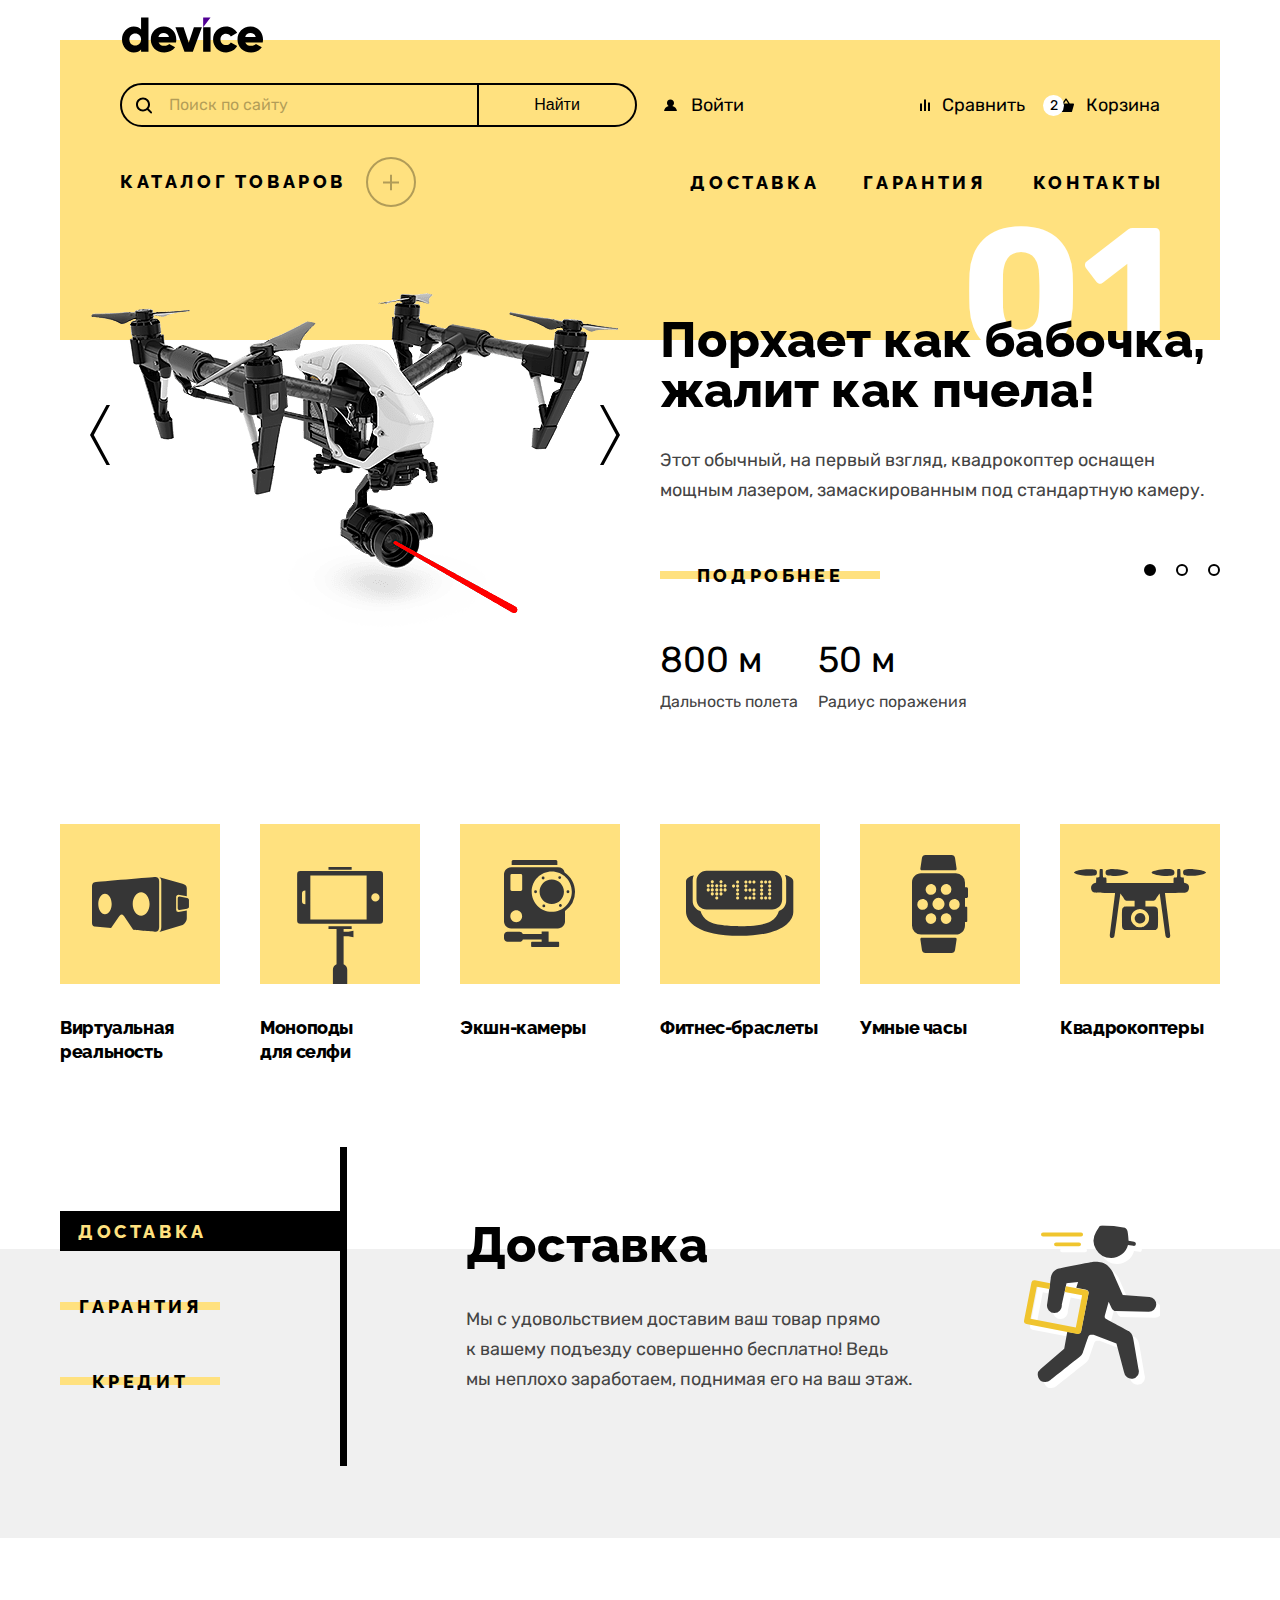
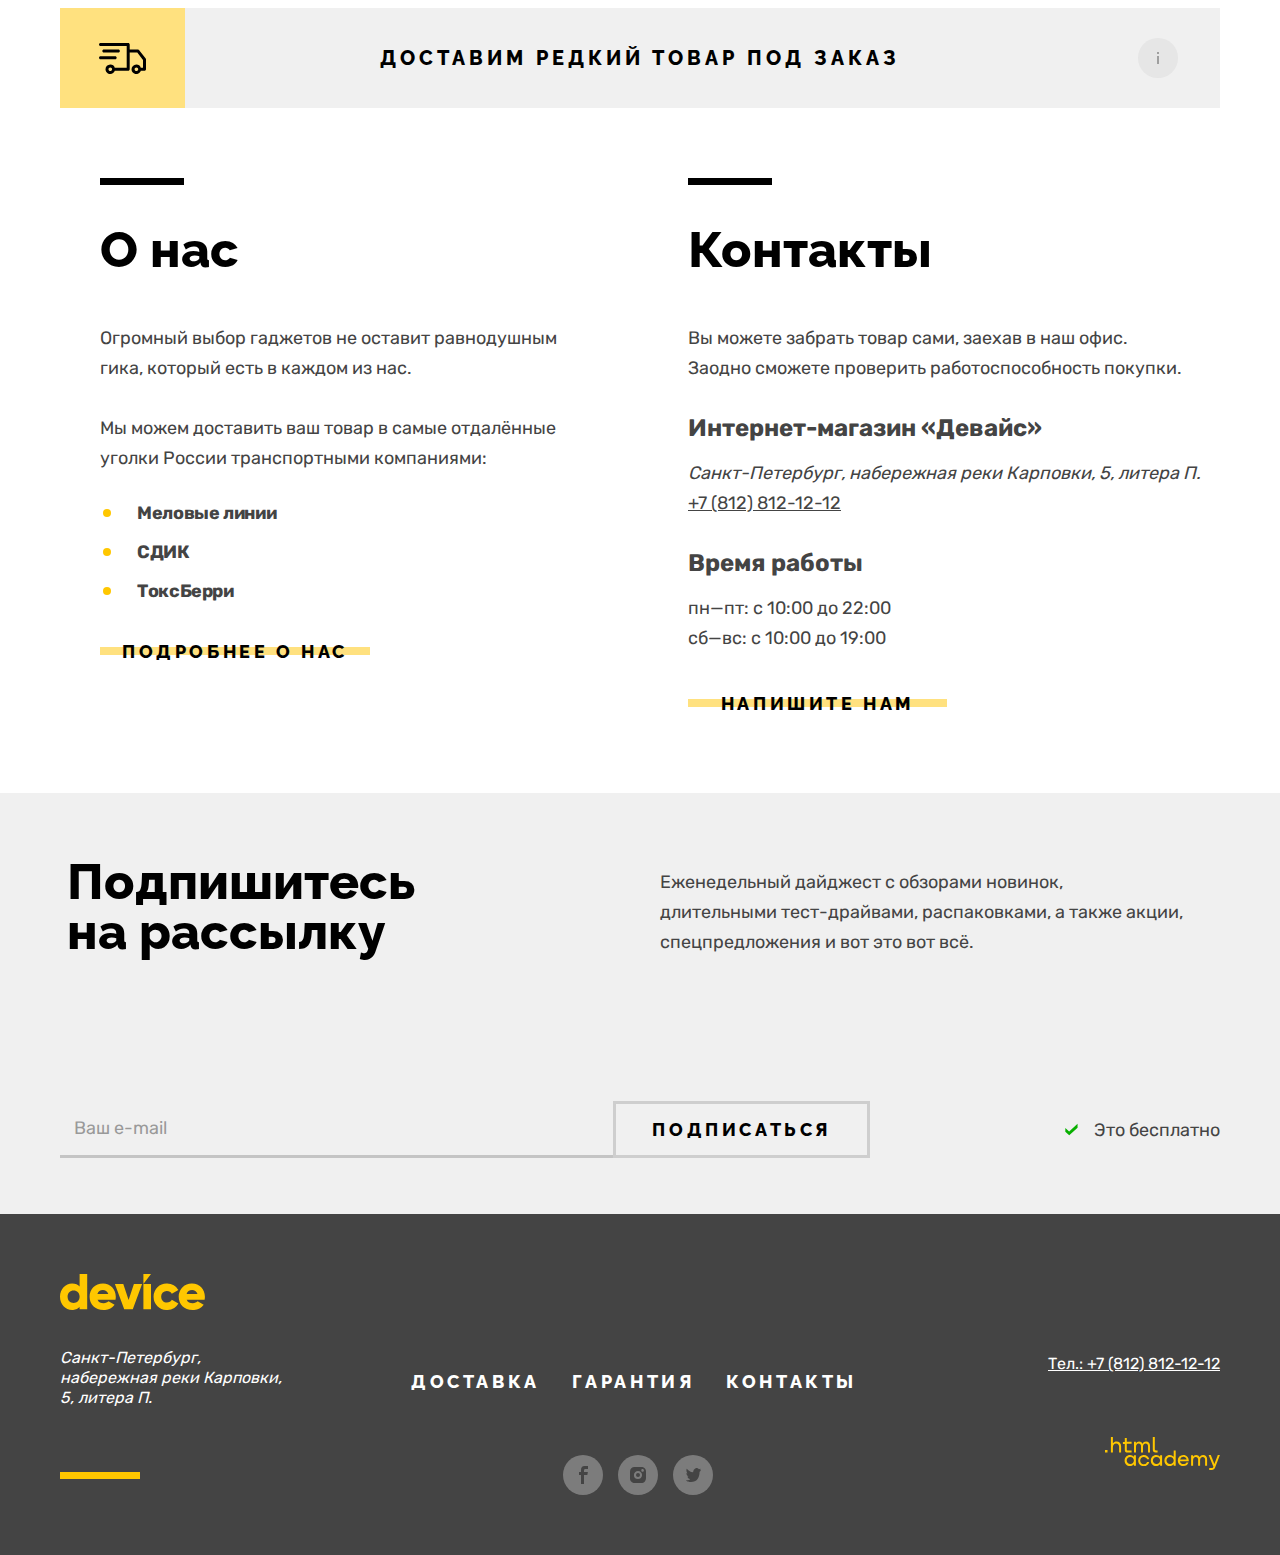
<file: index.html>
<!DOCTYPE html>
<html lang="ru">
    <head>
        <meta charset="utf-8">
        <title>Device</title>
        <link rel="stylesheet" href="styles/style.css">
        <meta name="viewport" content="width=device-width, initial-scale=1">
        <link rel="icon" href="image/favicon.ico">
    </head>

    <body>

        <div class="page-container">
            <header class="page-header">
                <nav class="navigation">
                    <a class="navigation__logo" >
                        <img
                            src="image/svg/logo-black.svg"
                            alt="Логотип Device"
                            width="145"
                            height="36"
                        >
                    </a>
                    <ul class="navigation__user-menu user-menu">

                        <li class="user-menu__item user-menu__item--search">
                            <form
                                class="user-menu__form"
                                action="https://echo.htmlacademy.ru"
                                method="post"
                            >
                                <label for="user-menu__search" class="visually-hidden">Поиск</label>
                                <input
                                    type="text"
                                    placeholder="Поиск по сайту"
                                    class="user-menu__search"
                                    id="user-menu__search"
                                    name="search"
                                    required
                                >
                                <div class="user-menu__search-border"></div>
                                <button
                                    class="button--search"
                                    type="submit"
                                >
                                    <span>Найти</span>
                                </button>
                            </form>
                        </li>

                        <li class="user-menu__item">
                            <a href="#" class="navigation__item--enter">
                                Войти
                            </a>
                        </li>

                        <li class="user-menu__item">
                            <a href="#" class="user-menu__item--compare">
                                Сравнить
                            </a>
                        </li>

                        <li class="user-menu__item">
                            <a href="#" class="user-menu__item--basket">
                                <div class="user-menu__current-basket">
                                    2
                                </div>
                                Корзина
                            </a>
                            <div class="popover popover--cart">
                                <div class="popover__content">
                                    <h2 class="visually-hidden">
                                        Корзина
                                    </h2>
                                    <button class="popover__close">
                                        <span class="visually-hidden">Закрыть</span>
                                    </button>
                                    <ul class="popover__cart">
                                        <li class="cart__pos">
                                            <a href="#" class="cart__link">
                                                <img src="image/selfi-mini.png" alt="Любительская селфи-палка" class="cart__img" width="39" height="43">
                                                <p class="cart__text">Любительская<br> селфи-палка</p>
                                            </a>
                                            <button type="button" class="cart__delete">
                                                <span class="visually-hidden">Удалить товар</span>
                                            </button>
                                        </li>
                                        <li class="cart__pos">
                                            <a href="#" class="cart__link">
                                                <img src="image/selfi-2-mini.png" alt="Профессиональная селфи-палка" class="cart__img" width="39" height="43">
                                                <p class="cart__text">Профессиональная<br> селфи-палка</p>
                                            </a>
                                            <button type="button" class="cart__delete">
                                                <span class="visually-hidden">Удалить товар</span>
                                            </button>
                                        </li>
                                    </ul>
                                    <dl class="popover__check">
                                        <div class="popover__numbers">
                                            <dt>
                                                Товаров:
                                            </dt>
                                            <dd>
                                                2
                                            </dd>
                                        </div>
                                        <div class="popover__sum">
                                            <dt>
                                                Сумма:
                                            </dt>
                                            <dd>
                                                <span>2000</span> ₽
                                            </dd>
                                        </div>
                                    </dl>
                                    <div class="popover__open-cart">
                                        <a href="#" class="button button--white">
                                            <span>Открыть корзину</span>
                                        </a>
                                    </div>
                                </div>
                            </div>
                        </li>

                    </ul>
                    <ul class="navigation__page-menu page-menu">

                        <li class="page-menu__item page-menu__item--catalog">
                            <a href="catalog.html" class="page-menu__link page-menu__link--submenu">
                                <p class="page-menu__link-text">Каталог товаров</p>
                                <p class="page-menu__submenu-button" type="button">
                                    <span class="visually-hidden">
                                        Раскрыть список
                                    </span>
                                </p>
                            </a>
                        </li>

                        <li class="page-menu__item">
                            <a
                                href="delivery.html"
                                class="page-menu__link page-menu__link--not-sub"
                            >
                                Доставка
                            </a>
                        </li>
                        <li class="page-menu__item">
                            <a
                                href="guarantee.html"
                                class="page-menu__link page-menu__link--not-sub"
                            >
                                Гарантия
                            </a>
                        </li>
                        <li class="page-menu__item">
                            <a
                                href="contacts.html"
                                class="page-menu__link page-menu__link--not-sub"
                            >
                                Контакты
                            </a>
                        </li>
                    </ul>
                    <ul class="page-menu__page-sub visually-hidden">
                        <li class="navigation__subitem">
                            <a href="" class="navigation__link">
                                Виртуальная реальность
                            </a>
                        </li>
                        <li class="navigation__subitem">
                            <a href="" class="navigation__link">
                                Моноподы для селфи
                            </a>
                        </li>
                        <li class="navigation__subitem">
                            <a href="" class="navigation__link">
                                Экшн-камеры
                            </a>
                        </li>
                        <li class="navigation__subitem">
                            <a href="" class="navigation__link">
                                Фитнес-браслеты
                            </a>
                        </li>
                        <li class="navigation__subitem">
                            <a href="" class="navigation__link">
                                Умные часы
                            </a>
                        </li>
                        <li class="navigation__subitem">
                            <a href="" class="navigation__link">
                                Квадрокоптеры
                            </a>
                        </li>
                    </ul>
                </nav>
            </header>
        </div>

        <main class="main-index">
            <h1 class="visually-hidden">Интернет-магазин Device</h1>

            <section class="promo">
                <h2 class="visually-hidden">Промо-товары</h2>
                <ul class="promo__list">
                    <li class="promo__item">
                        <div class="promo__number">
                            <p>01</p>
                        </div>
                        <div class="promo__slider slider">
                            <button class="slider__prev" type="button">
                                <span class="visually-hidden">
                                    Назад
                                </span>
                            </button>
                            <img
                                src="image/quadrocopter.png"
                                alt="Квадракоптер фото"
                                class="slider__img slider__img--active"
                                width="560"
                                height="560"
                            >
                            <img
                                src="image/fitness-bras.png"
                                alt="Фитнес-браслет фото"
                                class="slider__img"
                                width="560"
                                height="560"
                            >
                            <img
                                src="image/selfi.png"
                                alt="Селфи-палка фото"
                                class="slider__img"
                                width="560"
                                height="560"
                            >
                            <button class="slider__next">
                                <span class="visually-hidden">Вперёд</span>
                            </button>
                        </div>
                        <div class="promo__section">
                            <div class="promo__info">
                                <div class="promo__info-block">
                                    <h3 class="promo__header">
                                        Порхает как бабочка, жалит как пчела!
                                    </h3>
                                    <p class="promo__about">
                                        Этот обычный, на первый взгляд, квадрокоптер
                                        оснащен мощным лазером, замаскированным под
                                        стандартную камеру.
                                    </p>
                                </div>
                                <div class="promo__info-block">
                                    <h3 class="promo__header">
                                        Порхает как бабочка, жалит как пчела!
                                    </h3>
                                    <p class="promo__about">
                                        Этот обычный, на первый взгляд, квадрокоптер
                                        оснащен мощным лазером, замаскированным под
                                        стандартную камеру.
                                    </p>
                                </div>
                                <div class="promo__info-block">
                                    <h3 class="promo__header">
                                        Порхает как бабочка, жалит как пчела!
                                    </h3>
                                    <p class="promo__about">
                                        Этот обычный, на первый взгляд, квадрокоптер
                                        оснащен мощным лазером, замаскированным под
                                        стандартную камеру.
                                    </p>
                                </div>
                            </div>
                            <a
                                href="#"
                                class="button button--yellow promo__button"
                            >
                                Подробнее
                            </a>
                            <ol class="promo__pagination pagination">
                                <li class="pagination__item">
                                    <button
                                        class="pagination__button pagination__button--active"
                                        type="button"
                                    >
                                        <span class="visually-hidden"
                                            >Первый промо-товар</span
                                        >
                                    </button>
                                </li>
                                <li class="pagination__item">
                                    <button
                                        class="pagination__button"
                                        type="button"
                                    >
                                        <span class="visually-hidden"
                                            >Второй промо-товар</span
                                        >
                                    </button>
                                </li>
                                <li class="pagination__item">
                                    <button
                                        class="pagination__button"
                                        type="button"
                                    >
                                        <span class="visually-hidden"
                                            >Третий промо-товар</span
                                        >
                                    </button>
                                </li>
                            </ol>
                            <div class="promo__info-min">
                                <dl class="promo__characteristics characteristics">
                                    <div class="characteristics__block">
                                        <dt class="characteristics__termin">Дальность полета</dt>
                                        <dd class="characteristics__about">800 м</dd>
                                    </div>
                                    <div class="characteristics__block">
                                        <dt class="characteristics__termin">Радиус поражения</dt>
                                        <dd class="characteristics__about">50 м</dd>
                                    </div>
                                </dl>
                                <dl class="promo__characteristics characteristics">
                                    <div class="characteristics__block">
                                        <dt class="characteristics__termin">Без подзарядки</dt>
                                        <dd class="characteristics__about">48 часов</dd>
                                    </div>
                                </dl>
                                <dl class="promo__characteristics characteristics">
                                    <div class="characteristics__block">
                                        <dt class="characteristics__termin">Длина палки</dt>
                                        <dd class="characteristics__about">8,5 м</dd>
                                    </div>
                                    <div class="characteristics__block">
                                        <dt class="characteristics__termin">Вес палки</dt>
                                        <dd class="characteristics__about">5 кг</dd>
                                    </div>
                                    <div class="characteristics__block">
                                        <dt class="characteristics__termin">Материал</dt>
                                        <dd class="characteristics__about">Карбон</dd>
                                    </div>
                                </dl>
                            </div>
                        </div>
                    </li>
                </ul>
            </section>

            <section class="catalog">
                <h2 class="visually-hidden">Каталог</h2>
                <ul class="catalog__list">
                    <li class="catalog__item">
                        <a href="#" class="catalog__link">
                            <div class="catalog__img">
                                <img
                                    src="image/svg/catalog-vr.svg"
                                    alt="Иконка Виртуальная реальность"
                                    width="160"
                                    height="160"
                                >
                            </div>
                            <p class="catalog__text">Виртуальная реальность</p>
                        </a>
                    </li>
                    <li class="catalog__item">
                        <a href="#" class="catalog__link">
                            <div class="catalog__img">
                                <img
                                    src="image/svg/catalog-mopod.svg"
                                    alt="Иконка Моноподы для селфи"
                                    width="160"
                                    height="160"
                                >
                            </div>
                            <p class="catalog__text">Моноподы<br> для селфи</p>
                        </a>
                    </li>
                    <li class="catalog__item">
                        <a href="#" class="catalog__link">
                            <div class="catalog__img">
                                <img
                                    src="image/svg/catalog-action.svg"
                                    alt="Иконка Экшн-камеры"
                                    width="160"
                                    height="160"
                                >
                            </div>
                            <p class="catalog__text">Экшн-камеры</p>
                        </a>
                    </li>
                    <li class="catalog__item">
                        <a href="#" class="catalog__link">
                            <div class="catalog__img">
                                <img
                                    src="image/svg/catalog-fitness.svg"
                                    alt="Иконка Фитнес-браслеты"
                                    width="160"
                                    height="160"
                                >
                            </div>
                            <p class="catalog__text">Фитнес-браслеты</p>
                        </a>
                    </li>
                    <li class="catalog__item">
                        <a href="#" class="catalog__link">
                            <div class="catalog__img">
                                <img
                                    src="image/svg/catalog-watch.svg"
                                    alt="Иконка Умные часы"
                                    width="160"
                                    height="160"
                                >
                            </div>
                            <p class="catalog__text">Умные часы</p>
                        </a>
                    </li>
                    <li class="catalog__item">
                        <a href="#" class="catalog__link">
                            <div class="catalog__img">
                                <img
                                    src="image/svg/catalog-quadrocopter.svg"
                                    alt="Иконка Квадрокоптеры"
                                    width="160"
                                    height="160"
                                >
                            </div>
                            <p class="catalog__text">Квадрокоптеры</p>
                        </a>
                    </li>
                </ul>
            </section>

            <section class="del-guar-cred">
                <div class="page-container">
                    <h2 class="visually-hidden">
                    Доставка, гарантия и кредит
                    </h2>
                    <div class="del-guar-cred__selection">
                        <button
                            class="button button--yellow button--selection button--selection-active"
                            data-for="del-guar-cred__card--del"
                            type="button"
                        >
                            Доставка
                        </button>
                        <button
                            class="button button--yellow button--selection"
                            data-for="del-guar-cred__card--gar"
                            type="button"
                        >
                            Гарантия
                        </button>
                        <button
                            class="button button--yellow button--selection"
                            data-for="del-guar-cred__card--cred"
                            type="button"
                        >
                            Кредит
                        </button>
                    </div>
                    <div
                        class="del-guar-cred__card del-guar-cred__card--del del-guar-cred__card--active"
                    >
                        <div class="del-guar-cred__info">
                            <h3 class="del-guar-cred__header">Доставка</h3>
                            <p class="del-guar-cred__text">
                                Мы с удовольствием доставим ваш товар прямо<br> к вашему
                                подъезду совершенно бесплатно! Ведь<br> мы неплохо
                                заработаем, поднимая его на ваш этаж.
                            </p>
                        </div>
                        <div class="del-guar-cred__img">
                            <img
                                src="image/svg/delivery.svg"
                                alt="Иконка доставки"
                                width="136"
                                height="164"
                            >
                        </div>
                    </div>
                </div>
            </section>

            <section class="special-delivery">
                <a href="#" class="special-delivery__link">
                    <h2 class="visually-hidden">
                    Доставка редкого товара
                </h2>
                    <div class="special-delivery__img">
                    </div>
                    <p class="special-delivery__text">
                        Доставим редкий товар под заказ
                    </p>
                    <div class="special-delivery__about-block">
                        <div class="special-delivery__ico">
                            <svg xmlns="http://www.w3.org/2000/svg" width="2" height="12" fill="none">
                                <g fill="#000" clip-path="url(#a)">
                                    <path d="M2 0H0v2h2V0ZM2 4H0v8h2V4Z"/>
                                </g>
                                <defs>
                                    <clipPath id="a"><path fill="#fff" d="M0 0h2v12H0z"/>
                                    </clipPath>
                                </defs>
                            </svg>
                        </div>
                    </div>
                </a>
            </section>
            <div class="page-container">
                <div class="index-columns">
                    <section class="about-us">
                        <div class="hr-up"></div>
                        <h2 class="about-us__title">О нас</h2>
                        <p class="about-us__text">
                            Огромный выбор гаджетов не оставит равнодушным гика,
                            который есть в каждом из нас.
                        </p>
                        <p class="about-us__text">
                            Мы можем доставить ваш товар в самые отдалённые
                            уголки России транспортными компаниями:
                        </p>
                        <ul class="about-us__list">
                            <li class="about-us__item">
                                <p>Меловые линии</p>
                            </li>
                            <li class="about-us__item">
                                <p>СДИК</p>
                            </li>
                            <li class="about-us__item">
                                <p>ТоксБерри</p>
                            </li>
                        </ul>
                        <a class="button about-us__button button--yellow"
                            >Подробнее о нас</a
                        >
                    </section>

                    <section class="contacts">
                        <div class="hr-up"></div>
                        <h2 class="contacts__title">Контакты</h2>
                        <p class="contacts__text">
                            Вы можете забрать товар сами, заехав в наш офис.
                            Заодно сможете проверить работоспособность покупки.
                        </p>
                        <h3 class="contacts__subtitle">
                            Интернет-магазин «Девайс»
                        </h3>
                        <address class="contacts__address">
                            <p class="">
                                Санкт-Петербург, набережная реки Карповки, 5,
                                литера П.
                            </p>
                            <a href="tel:88128121212" class="contacts__phone"
                                >+7 (812) 812-12-12</a
                            >
                        </address>
                        <h3 class="contacts__subtitle">Время работы</h3>
                        <ul class="contacts__schedule schedule">
                            <li class="schedule__item">
                                <p>пн—пт: с 10:00 до 22:00</p>
                            </li>
                            <li class="schedule__item">
                                <p>сб—вс: с 10:00 до 19:00</p>
                            </li>
                        </ul>
                        <a class="button button--yellow contacts__button">
                            Напишите нам
                        </a>
                    </section>
                </div>
            </div>

            <section class="mailing">
                <div class="page-container">
                    <h2 class="mailing__title">Подпишитесь на рассылку</h2>
                    <p class="mailing__text">
                        Еженедельный дайджест с обзорами новинок,<br> длительными
                        тест-драйвами, распаковками, а также акции,
                        спецпредложения и вот это вот всё.
                    </p>

                    <form
                        class="mailing__form"
                        action="https://echo.htmlacademy.ru"
                        method="post"
                    >
                        <label for="mailing__email" class="visually-hidden">Почта</label>
                        <input
                            type="email"
                            name="mailing__email"
                            id="mailing__email"
                            class="mailing__email"
                            placeholder="Ваш e-mail"
                            required
                        >
                        <div class="mailing__button-block">
                            <button
                                class="button button--border-none-back mailing__button"
                                type="submit"
                            >
                                <span>Подписаться</span>
                            </button>
                        </div>
                    </form>
                    <p class="mailing__free">Это бесплатно</p>
                </div>
            </section>
        </main>


        <article class="modal-form">
            <h2 class="visually-hidden">
                Форма заявки
            </h2>
            <div class="page-form">
                <div class="page-form__header">
                    <h2 class="page-form__title">
                        Доставка под заказ
                    </h2>
                    <button type="button" class="page-form__close">
                        <span class="visually-hidden">Закрыть</span>
                    </button>
                </div>
                <form
                    class="page-form__form"
                    action="https://echo.htmlacademy.ru"
                    method="post"
                >
                    <div class="page-form__group page-form__group--name">
                        <label class="page-form__label" for="page-form__name">Ваше имя:
                        </label>
                            <input
                                type="text"
                                name="page-form__name"
                                id="page-form__name"
                                placeholder="Введите имя"
                            >
                            <div class="page-form__undertext">Забавное у вас имя</div>
                    </div>

                    <div class="page-form__group page-form__group--email">
                        <label class="page-form__label" for="page-form__email">
                            Ваш e-mail:
                        </label>
                            <input
                                type="email"
                                name="page-form__email"
                                id="page-form__email"
                                placeholder="Введите вашу почту"
                                required
                            >
                            <div class="page-form__undertext">Забавный у вас адрес</div>
                    </div>

                    <div class="page-form__group page-form__group--what">
                        <label class="page-form__label" for="page-form__what">Что нужно привезти:
                        </label>
                            <input
                                type="text"
                                name="page-form__what"
                                id="page-form__what"
                                placeholder="В свободной форме"
                            >
                            <div class="page-form__undertext">Так а что привезти то?</div>
                    </div>


                    <div class="page-form__group page-form__group--quantity">
                        <label class="page-form__label" for="page-form__quantity">Количество:
                        </label>
                        <button type="button" class="page-form__info">
                            <span class="visually-hidden">
                                Посмотреть дополнительную информацию
                            </span>
                        </button>
                        <div class="popover popover--info">
                            <p class="popover__about">
                                Постараемся найти, сколько нужно.
                                Привезём сколько получится по требованиям<br> к провозу багажа.
                            </p>
                        </div>
                        <div class="page-form__counter counter">
                            <button class="counter--button counter__minus" type="button">
                                <span></span>
                                <span class="visually-hidden">
                                    Меньше
                                </span>
                            </button>
                            <input
                                type="number"
                                name="page-form__quantity"
                                id="page-form__quantity"
                                placeholder="1"
                                value="1"
                                min="1"
                            >
                            <button class="counter--button counter__plus" type="button">
                                <span></span>
                                <span></span>
                                <span class="visually-hidden">
                                    Больше
                                </span>
                            </button>
                        </div>

                    </div>

                    <button
                        class="button button--yellow page-form__button"
                        type="submit"
                    >
                        Отправить
                    </button>
                </form>
            </div>
        </article>

        <!-- подвал -->
        <footer class="page-footer">
            <div class="page-container">
                <section class="footer__info">
                    <h2 class="visually-hidden">Адрес и лого</h2>
                    <a href="/" class="footer__logo">
                        <img
                            src="image/svg/logo.svg"
                            alt="Логотип Device"
                            width="145"
                            height="36"
                        >
                    </a>
                    <address class="footer__address">
                        <p>
                            Санкт-Петербург, набережная реки Карповки, 5, литера
                            П.
                        </p>
                    </address>
                    <div class="hr-down"></div>
                </section>

                <section class="footer__navigation-and-links">
                    <h2 class="visually-hidden">Меню и соцсети</h2>
                    <ul class="footer-navigation__menu">
                        <li class="footer-navigation__item">
                            <a
                                href="delivery.html"
                                class="footer-navigation__link"
                            >
                                Доставка
                            </a>
                        </li>
                        <li class="footer-navigation__item">
                            <a
                                href="guarantee.html"
                                class="footer-navigation__link"
                            >
                                Гарантия
                            </a>
                        </li>
                        <li class="footer-navigation__item">
                            <a
                                href="contacts.html"
                                class="footer-navigation__link"
                            >
                                Контакты
                            </a>
                        </li>
                    </ul>
                    <ul class="footer__socials socials">
                        <li class="socials__item">
                            <a
                                href="https://www.facebook.com/htmlacademy"
                                class="socials__link socials__link--facebook"
                            >
                                <svg width="40" height="40" fill="none" xmlns="http://www.w3.org/2000/svg">
                                    <circle cx="20" cy="20" r="20"/>
                                    <path d="M22.5 14H25v-3h-3.4c-2.8 0-3.6 1.7-3.6 4.2V17h-2v3h2v9h3v-9h3.3l.6-3H21v-1.5c0-.8.3-1.5 1.5-1.5Z" fill="#444"/>
                                </svg>
                            </a>
                        </li>
                        <li class="socials__item">
                            <a
                                href="https://www.instagram.com/htmlacademy/"
                                class="socials__link socials__link--insta"
                            >
                                <svg width="40" height="40" fill="none" xmlns="http://www.w3.org/2000/svg">
                                    <circle cx="20" cy="20" r="20"/>
                                    <path d="M20 22a2 2 0 1 0 0-4 2 2 0 0 0 0 4Z" fill="#444"/>
                                    <path d="M26.7 13.3c-.9-.9-2-1.3-3.4-1.3h-6.6a4.5 4.5 0 0 0-4.7 4.7v6.6c0 1.4.4 2.6 1.4 3.4.9.9 2 1.3 3.3 1.3h6.6c1.4 0 2.6-.4 3.4-1.3a5 5 0 0 0 1.3-3.4v-6.6c0-1.4-.4-2.6-1.3-3.4ZM20 24.1a4.1 4.1 0 0 1-4.1-4.1c0-2.3 1.9-4.1 4.1-4.1 2.2 0 4.1 1.8 4.1 4.1s-1.9 4.1-4.1 4.1Zm4.6-7.4c-.7 0-1.3-.5-1.3-1.3s.5-1.3 1.3-1.3c.7 0 1.3.6 1.3 1.3 0 .7-.6 1.3-1.3 1.3Z" fill="#444"/>
                                </svg>
                            </a>
                        </li>
                        <li class="socials__item">
                            <a
                                href="https://twitter.com/htmlacademy_ru"
                                class="socials__link socials__link--twitter"
                            >
                            <svg width="40" height="40" fill="none" xmlns="http://www.w3.org/2000/svg">
                                <circle cx="20" cy="20" r="20"/>
                                <path d="M22.7 13.16c1.5-.5 2.6.3 3.2 1.1.5-.2 1.1-.4 1.7-.6 0 .8-.5 1.4-.8 1.6.7.2 1.2-.4 1.2-.4-.1.9-.9 1.7-1.4 1.9-.2 6.3-2.8 10.4-8.9 10.3h-.4c-.3 0-3.7-.4-4.3-1.8 2 .2 3.4-.4 4.1-1.1-.8-.3-2.4-.4-2.6-2.8.3.2.5.3 1.1.2-1.1-.8-2.3-1.5-2.2-3.5.3.3.9.5 1.2.4-.6-.2-1.8-3.1-.8-4.6 1.6 1.7 3.3 3.4 6.3 3.5.2-2.1 1-3.5 2.6-4.2Z" fill="#444"/>
                            </svg>

                            </a>
                        </li>
                    </ul>
                </section>

                <section class="footer__phone">
                    <h2 class="visually-hidden">Телефон</h2>
                    <a href="tel:88128121212" class="footer__phone-number"
                        >Тел.: +7 (812) 812-12-12</a
                    >
                    <a href="https://htmlacademy.ru/" class="footer__academy">
                        <svg class="footer__academy-svg" width="115" height="33" fill="none" xmlns="http://www.w3.org/2000/svg">
                            <path d="M0 12.9v2.6h2.5v-2.6H0ZM11.6 4.5c-1.6 0-2.8.7-3.6 1.7h-.1V0h-2v15.5h2v-5.3c0-2.1 1.3-3.6 3.3-3.6 1.8 0 2.9 1.4 2.9 3.2v5.7h2V9.4c.1-3-1.8-4.9-4.5-4.9ZM26.6 4.8h-4.8V1.1h-2v3.8h-1.9v2h1.9v6c0 1.7 1 2.7 2.7 2.7h4.1v-2h-3.7c-.7 0-1.1-.4-1.1-1.1V6.8h4.8v-2ZM41.1 4.6c-1.6 0-2.9.8-3.5 2.1h-.1a3.7 3.7 0 0 0-3.4-2.1c-1.4 0-2.5.8-3.1 1.8h-.1V4.8H29v10.6h2V10c0-2 1-3.5 2.6-3.5 1.5 0 2.4 1 2.4 2.6v6.3h2V9.8c0-2.4 1.4-3.3 2.6-3.3 1.5 0 2.4 1 2.4 2.6v6.3h2V8.9c.1-2.5-1.4-4.3-3.9-4.3ZM47.8 12.7c0 1.7 1 2.7 2.8 2.7h2v-2h-1.7c-.7 0-1.1-.4-1.1-1.1V0h-2v12.7ZM28.9 19.7a4.9 4.9 0 0 0-3.9-1.8c-3.1 0-5.4 2.3-5.4 5.6s2.3 5.6 5.4 5.6c1.8 0 3-.8 3.8-1.9h.1v1.6h2V18.2h-2v1.5Zm-3.6 7.4a3.5 3.5 0 0 1-3.6-3.6c0-2 1.4-3.6 3.6-3.6s3.6 1.6 3.6 3.6c0 1.9-1.4 3.6-3.6 3.6ZM44.2 22c-.5-2.4-2.6-4.1-5.4-4.1a5.4 5.4 0 0 0-5.6 5.6c0 3.1 2.2 5.6 5.6 5.6 2.8 0 4.9-1.8 5.4-4.2h-2.1a3.4 3.4 0 0 1-3.3 2.3 3.5 3.5 0 0 1-3.6-3.6c0-2 1.4-3.6 3.6-3.6 1.6 0 2.8 1 3.3 2.2h2.1V22ZM55.1 19.7a4.9 4.9 0 0 0-3.9-1.8c-3.1 0-5.4 2.3-5.4 5.6s2.3 5.6 5.4 5.6c1.8 0 3-.8 3.8-1.9h.1v1.6h2V18.2h-2v1.5Zm-3.6 7.4a3.5 3.5 0 0 1-3.6-3.6c0-2 1.4-3.6 3.6-3.6s3.6 1.6 3.6 3.6c0 1.9-1.5 3.6-3.6 3.6ZM68.7 19.8a5 5 0 0 0-3.9-1.9c-3.1 0-5.4 2.3-5.4 5.6s2.2 5.6 5.4 5.6c1.7 0 3-.8 3.8-1.8h.1v1.5h2V13.4h-2v6.4Zm-3.6 7.3a3.5 3.5 0 0 1-3.6-3.6c0-2 1.4-3.6 3.6-3.6s3.6 1.6 3.6 3.6c-.1 2-1.5 3.6-3.6 3.6ZM78.3 17.9a5.4 5.4 0 0 0-5.5 5.6c0 3 2.1 5.6 5.5 5.6 2.5 0 4.5-1.3 5.2-3.6h-2.1c-.5 1-1.6 1.6-3 1.6-1.9 0-3.3-1.3-3.4-2.9h8.8c.2-3.6-2-6.3-5.5-6.3Zm0 1.9c1.7 0 3 1 3.3 2.6h-6.5a3.2 3.2 0 0 1 3.2-2.6ZM98.2 17.9a4 4 0 0 0-3.6 2h-.1c-.6-1.2-1.8-2-3.4-2-1.4 0-2.5.7-3.1 1.8v-1.5h-1.9v10.6h2v-5.4c0-2 1-3.4 2.6-3.5 1.5 0 2.4 1 2.4 2.6v6.3h2v-5.6c0-2.4 1.4-3.3 2.6-3.3 1.5 0 2.4 1 2.4 2.6v6.3h2v-6.5c.1-2.6-1.4-4.4-3.9-4.4ZM109.4 27l-3.6-8.9h-2.2l4.8 11.6c-.3.9-.7 1.2-1.7 1.2h-2.5v2h2.5c1.8 0 2.8-.8 3.5-2.6l4.7-12.2h-2.1l-3.4 8.9Z" fill="#FFC700"/>
                        </svg>
                    </a>
                </section>
            </div>
        </footer>
    </body>
</html>
</file>
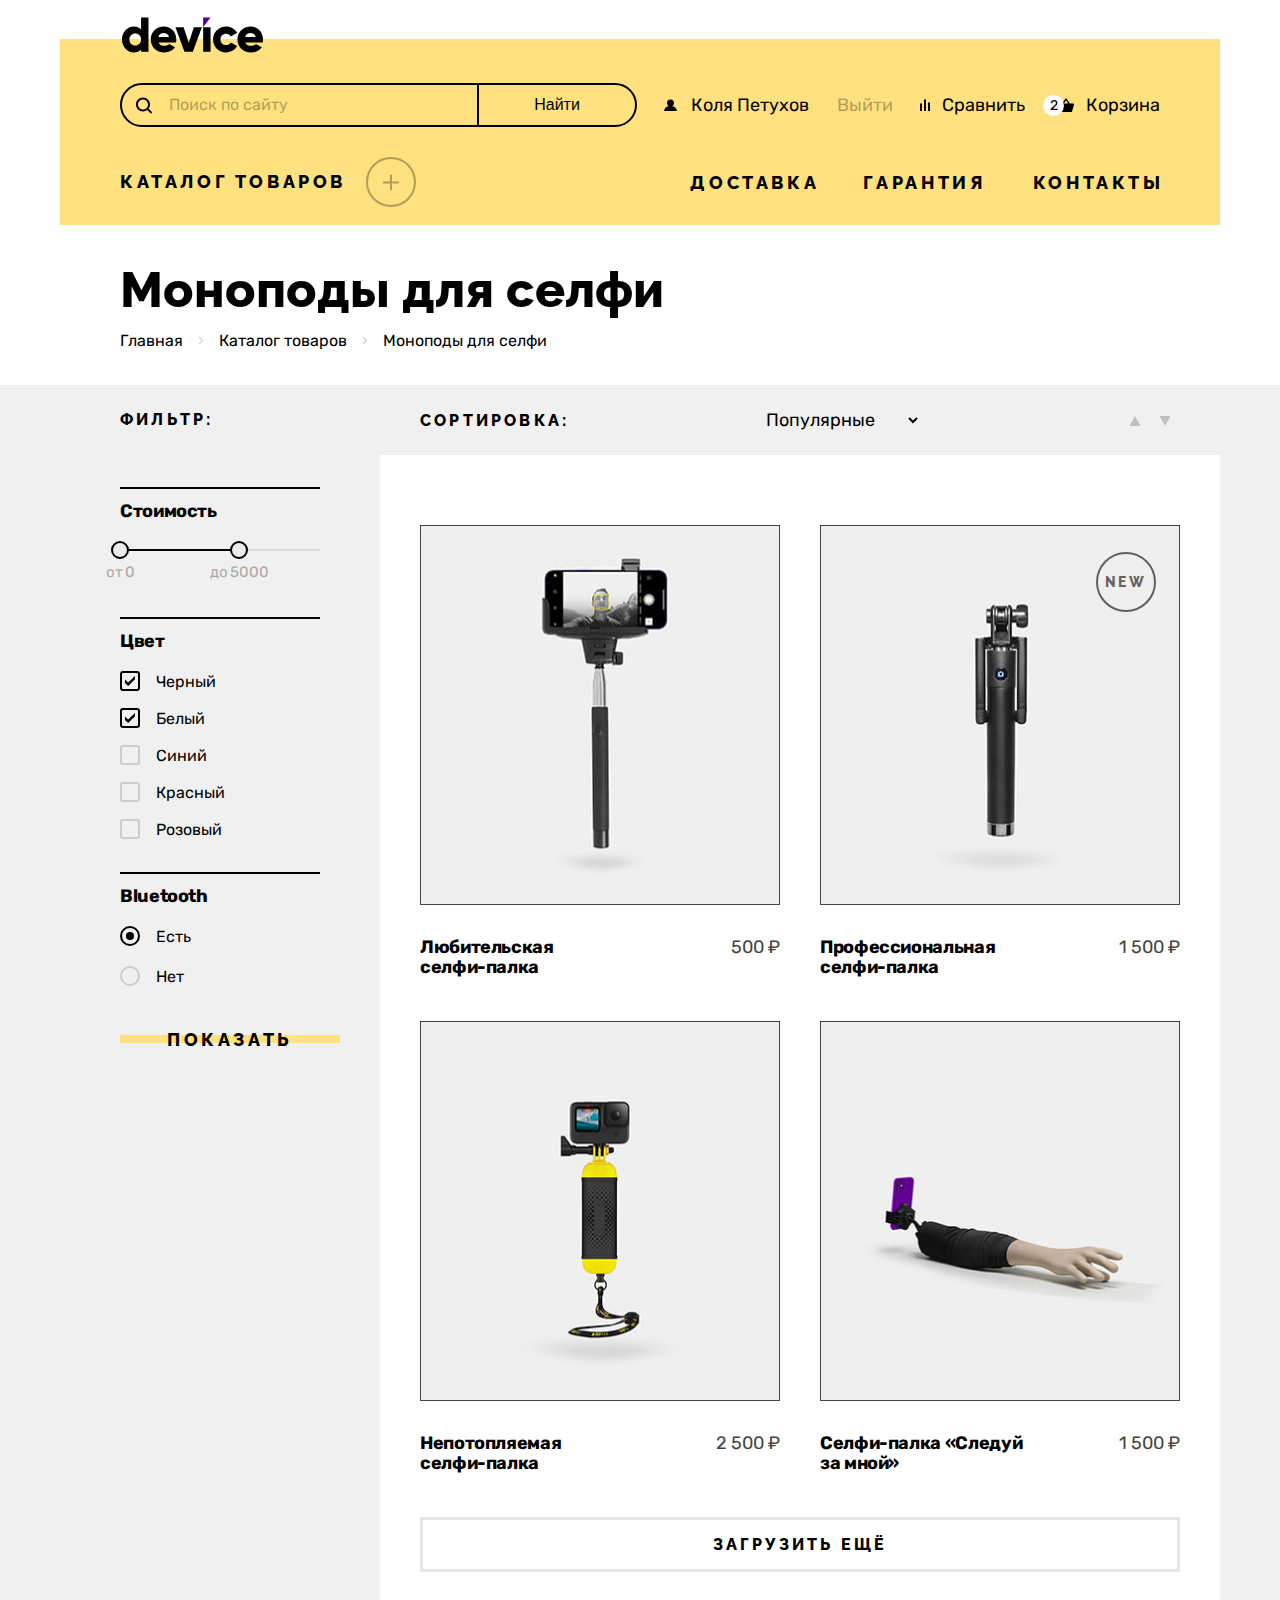
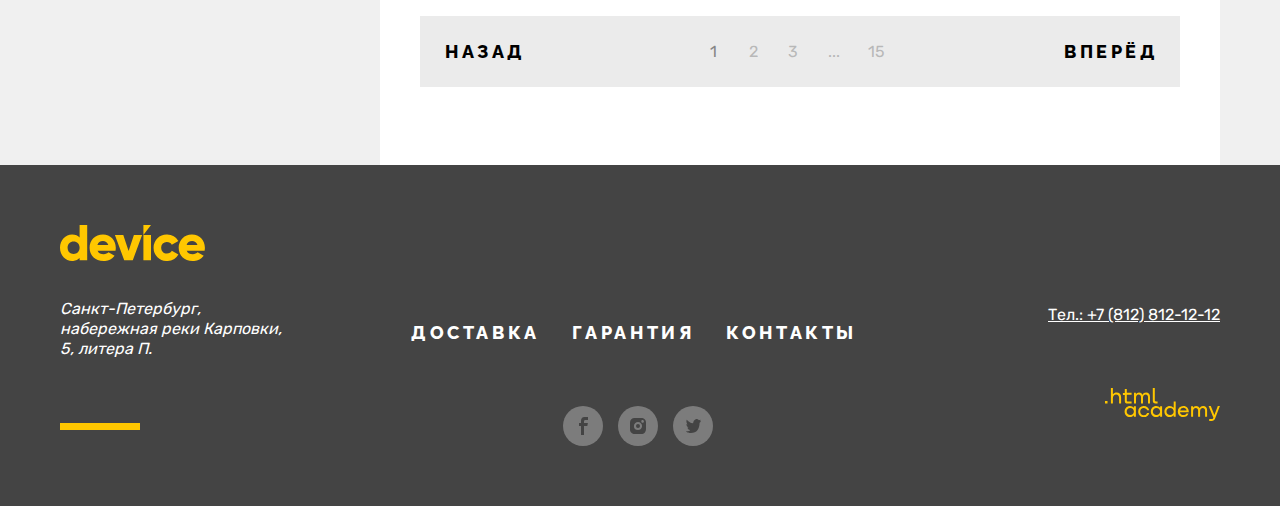
<file: catalog.html>
<!DOCTYPE html>
<html lang="ru">
    <head>
        <meta charset="utf-8">
        <title>Device</title>
        <link rel="stylesheet" href="styles/style.css">
        <meta name="viewport" content="width=device-width, initial-scale=1">
        <link rel="icon" href="image/favicon.ico">
    </head>
    <body>
        <div class="page-container">
            <div class="page-background page-background--inner"></div>
        </div>
        <div class="page-container">
            <header class="page-header">
                <nav class="navigation">
                    <a class="navigation__logo" href="/Device-Project/">
                        <img
                            src="image/svg/logo-black.svg"
                            alt="Логотип Device"
                            width="145"
                            height="36"
                        >
                    </a>
                    <ul class="navigation__user-menu user-menu">

                        <li class="user-menu__item user-menu__item--search">
                            <form
                                class="user-menu__form"
                                action="https://echo.htmlacademy.ru"
                                method="post"
                            >
                                <label for="user-menu__search" class="visually-hidden">Поиск</label>
                                <input
                                    type="text"
                                    placeholder="Поиск по сайту"
                                    class="user-menu__search"
                                    id="user-menu__search"
                                    name="search"
                                    required
                                >
                                <div class="user-menu__search-border"></div>
                                <button
                                    class="button--search"
                                    type="submit"
                                >
                                    <span>Найти</span>
                                </button>
                            </form>
                        </li>

                        <li class="user-menu__item user-menu--auth">
                            <a href="#" class="navigation__item--enter">Коля Петухов</a>
                            <a href="#" class="navigation__item--exit">
                                Выйти
                            </a>
                        </li>

                        <li class="user-menu__item">
                            <a href="#" class="user-menu__item--compare">
                                Сравнить
                            </a>
                        </li>

                        <li class="user-menu__item">
                            <a href="#" class="user-menu__item--basket">
                                <div class="user-menu__current-basket">
                                    2
                                </div>
                                Корзина
                            </a>
                            <div class="popover popover--cart">
                                <div class="popover__content">
                                    <h2 class="visually-hidden">
                                        Корзина
                                    </h2>
                                    <button class="popover__close">
                                        <span class="visually-hidden">Закрыть</span>
                                    </button>
                                    <ul class="popover__cart">
                                        <li class="cart__pos">
                                            <a href="#" class="cart__link">
                                                <img src="image/selfi-mini.png" alt="Любительская селфи-палка" class="cart__img" width="39" height="43">
                                                <p class="cart__text">Любительская<br> селфи-палка</p>
                                            </a>
                                            <button type="button" class="cart__delete">
                                                <span class="visually-hidden">Удалить товар</span>
                                            </button>
                                        </li>
                                        <li class="cart__pos">
                                            <a href="#" class="cart__link">
                                                <img src="image/selfi-2-mini.png" alt="Профессиональная селфи-палка" class="cart__img" width="39" height="43">
                                                <p class="cart__text">Профессиональная<br> селфи-палка</p>
                                            </a>
                                            <button type="button" class="cart__delete">
                                                <span class="visually-hidden">Удалить товар</span>
                                            </button>
                                        </li>
                                    </ul>
                                    <dl class="popover__check">
                                        <div class="popover__numbers">
                                            <dt>
                                                Товаров:
                                            </dt>
                                            <dd>
                                                2
                                            </dd>
                                        </div>
                                        <div class="popover__sum">
                                            <dt>
                                                Сумма:
                                            </dt>
                                            <dd>
                                                <span>2000</span> ₽
                                            </dd>
                                        </div>
                                    </dl>
                                    <div class="popover__open-cart">
                                        <a href="#" class="button button--white">
                                            <span>Открыть корзину</span>
                                        </a>
                                    </div>
                                </div>
                            </div>
                        </li>

                    </ul>
                    <ul class="navigation__page-menu page-menu">

                        <li class="page-menu__item page-menu__item--catalog">
                            <a href="catalog.html" class="page-menu__link page-menu__link--submenu">
                                <p class="page-menu__link-text">Каталог товаров</p>
                                <p class="page-menu__submenu-button">
                                    <span class="visually-hidden">
                                        Раскрыть список
                                    </span>
                                </p>
                            </a>
                        </li>

                        <li class="page-menu__item">
                            <a
                                href="delivery.html"
                                class="page-menu__link page-menu__link--not-sub"
                            >
                                Доставка
                            </a>
                        </li>
                        <li class="page-menu__item">
                            <a
                                href="guarantee.html"
                                class="page-menu__link page-menu__link--not-sub"
                            >
                                Гарантия
                            </a>
                        </li>
                        <li class="page-menu__item">
                            <a
                                href="contacts.html"
                                class="page-menu__link page-menu__link--not-sub"
                            >
                                Контакты
                            </a>
                        </li>
                    </ul>
                    <ul class="page-menu__page-sub visually-hidden">
                        <li class="navigation__subitem">
                            <a href="" class="navigation__link">
                                Виртуальная реальность
                            </a>
                        </li>
                        <li class="navigation__subitem">
                            <a href="" class="navigation__link">
                                Моноподы для селфи
                            </a>
                        </li>
                        <li class="navigation__subitem">
                            <a href="" class="navigation__link">
                                Экшн-камеры
                            </a>
                        </li>
                        <li class="navigation__subitem">
                            <a href="" class="navigation__link">
                                Фитнес-браслеты
                            </a>
                        </li>
                        <li class="navigation__subitem">
                            <a href="" class="navigation__link">
                                Умные часы
                            </a>
                        </li>
                        <li class="navigation__subitem">
                            <a href="" class="navigation__link">
                                Квадрокоптеры
                            </a>
                        </li>
                    </ul>
                </nav>
            </header>
        </div>

        <main class="main-inner">
            <div class="page-container">
                <header class="inner-header">
                    <h1 class="inner-header__title">Моноподы для селфи</h1>

                    <ul class="inner-header__breadcrumbs breadcrumbs">
                        <li class="breadcrumbs__item">
                            <a href="/Device-Project/" class="breadcrumbs__link"> <span>Главная</span> </a>
                        </li>
                        <li class="breadcrumbs__item">
                            <a class="breadcrumbs__link">
                            <span>Каталог товаров</span>
                            </a>
                        </li>
                        <li class="breadcrumbs__item">
                            <a class="breadcrumbs__link"> <span>Моноподы для селфи</span> </a>
                        </li>
                    </ul>
                </header>
            </div>
            <div class="main-inner__block">
                <div class="page-container">
                    <section class="filters">
                        <h2 class="filters__title">Фильтр:</h2>
                        <form
                            action="https://echo.htmlacademy.ru"
                            method="post"
                            class="filters__form"
                        >
                            <fieldset class="filters__group">
                                <legend class="filters__title">Стоимость</legend>

                                <div class="range-scale">
                                    <div class="range-bar" style="width: 119px; left: 0;">
                                        <button
                                            class="range-toggle toggle-min"
                                            type="button"
                                        >
                                            <span class="visually-hidden"
                                                >Изменить минимальную цену</span
                                            >
                                        </button>
                                        <label class="filters__label">
                                            <span>
                                                от
                                            </span>
                                                <input
                                                    type="number"
                                                    class="filters__input"
                                                    name="min-price"
                                                    value="0"

                                                >
                                        </label>
                                        <button
                                            class="range-toggle toggle-max"
                                            type="button"
                                        >
                                            <span class="visually-hidden"
                                                >Изменить максимальную цену</span
                                            >
                                        </button>
                                        <label class="filters__label">
                                            <span>
                                                до
                                            </span>
                                                <input
                                                    type="number"
                                                    class="filters__input"
                                                    name="max-price"
                                                    value="5000"

                                                >
                                        </label>
                                    </div>
                                </div>
                            </fieldset>

                            <fieldset class="filters__group">
                                <legend class="filters__title">Цвет</legend>
                                <ul class="filters__list">
                                    <li class="filters__item">
                                        <label class="control">
                                            <input
                                                type="checkbox"
                                                class="visually-hidden control__input"
                                                name="black"
                                                checked
                                            >
                                            <span class="control__mark"> </span>
                                            <span class="control__label"
                                                >Черный
                                            </span>
                                        </label>
                                    </li>
                                    <li class="filters__item">
                                        <label class="control">
                                            <input
                                                type="checkbox"
                                                class="visually-hidden control__input"
                                                name="white"
                                                checked
                                            >
                                            <span class="control__mark"> </span>
                                            <span class="control__label"
                                                >Белый
                                            </span>
                                        </label>
                                    </li>
                                    <li class="filters__item">
                                        <label class="control">
                                            <input
                                                type="checkbox"
                                                class="visually-hidden control__input"
                                                name="blue"
                                            >
                                            <span class="control__mark"> </span>
                                            <span class="control__label"
                                                >Синий
                                            </span>
                                        </label>
                                    </li>
                                    <li class="filters__item">
                                        <label class="control">
                                            <input
                                                type="checkbox"
                                                class="visually-hidden control__input"
                                                name="red"
                                            >
                                            <span class="control__mark"> </span>
                                            <span class="control__label"
                                                >Красный
                                            </span>
                                        </label>
                                    </li>
                                    <li class="filters__item">
                                        <label class="control">
                                            <input
                                                type="checkbox"
                                                class="visually-hidden control__input"
                                                name="pink"
                                            >
                                            <span class="control__mark"> </span>
                                            <span class="control__label"
                                                >Розовый
                                            </span>
                                        </label>
                                    </li>
                                </ul>
                            </fieldset>

                            <fieldset class="filters__group">
                                <legend class="filters__title">Bluetooth</legend>
                                <ul class="filters__list">
                                    <li class="filters__item filters__item--radio">
                                        <label class="control">
                                            <input
                                                type="radio"
                                                class="visually-hidden control__input"
                                                name="bluetooth"
                                                value="yes"
                                                checked
                                            >
                                            <span class="control__mark"></span>
                                            <span class="control__label">Есть</span>
                                        </label>
                                    </li>
                                    <li class="filters__item filters__item--radio">
                                        <label class="control">
                                            <input
                                                type="radio"
                                                class="visually-hidden control__input"
                                                name="bluetooth"
                                                value="no"
                                            >
                                            <span class="control__mark"></span>
                                            <span class="control__label">Нет</span>
                                        </label>
                                    </li>
                                </ul>
                            </fieldset>
                            <button
                                type="submit"
                                class="button button--yellow filters__button"
                            >
                                Показать
                            </button>
                        </form>
                    </section>
                    <div class="product-right-column">
                        <section class="sort">
                            <h2 class="sort__title">Сортировка:</h2>
                            <form
                                class="sort__form"
                                action="https://echo.htmlacademy.ru"
                                method="post"
                            >
                                <label for="sort__select" class="visually-hidden"
                                    >Сортировка</label
                                >
                                <select
                                    name="sort"
                                    id="sort__select"
                                    class="sort__select"
                                >
                                    <option value="popular">Популярные</option>
                                    <option value="expensive">Дорогие</option>
                                    <option value="cheap">Дешёвые</option>
                                </select>
                                <button class="visually-hidden" type="submit">
                                    Отсортировать
                                </button>
                            </form>
                            <div class="sort__order-buttons">
                                <a href="#" class="sort__order sort__order--up">
                                    <svg width="12" height="10" fill="none" xmlns="http://www.w3.org/2000/svg">
                                        <g clip-path="url(#a)">
                                            <path d="m6 0 5.5 10H.5" fill="#000"/>
                                        </g>
                                        <defs>
                                            <clipPath id="a">
                                                <path fill="#fff" transform="translate(.5)" d="M0 0h11v10H0z"/>
                                            </clipPath>
                                        </defs>
                                    </svg>
                                </a>
                                <a href="#" class="sort__order sort__order--down">
                                    <svg width="12" height="10" fill="none" xmlns="http://www.w3.org/2000/svg">
                                        <g clip-path="url(#a)">
                                            <path d="M6 10 .5 0h11" fill="#000"/>
                                        </g>
                                        <defs>
                                            <clipPath id="b">
                                                <path fill="#fff" transform="rotate(180 5.8 5)" d="M0 0h11v10H0z"/>
                                            </clipPath>
                                        </defs>
                                    </svg>
                                </a>
                            </div>
                        </section>
                        <div class="product-inner__block">
                            <section class="products">
                                <h2 class="visually-hidden">Товары</h2>
                                <ul class="products__list">
                                    <li class="product">
                                        <a href="#" class="product__link">
                                            <div class="product__img">
                                                <img
                                                    src="image/catalog/catalog-1.jpg"
                                                    alt="Любительская селфи-палка"
                                                    width="360"
                                                    height="380"
                                                >
                                                <div class="product__button-back">
                                                    <div class="button product__button-more">
                                                        Подробнее
                                                    </div>
                                                </div>
                                            </div>
                                            <div class="product__info">
                                                <p class="product__title">
                                                    Любительская<br>
                                                    селфи-палка
                                                </p>
                                                <p class="product__price">500 ₽</p>
                                            </div>
                                        </a>
                                    </li>
                                    <li class="product">
                                        <a href="#" class="product__link">
                                            <div class="product__img">
                                                <img
                                                    src="image/catalog/catalog-2.jpg"
                                                    alt="Профессиональная селфи-палка"
                                                    width="360"
                                                    height="380"
                                                >
                                                <div class="product__new">
                                                    NEW
                                                </div>
                                                <div class="product__button-back">
                                                    <div class="button product__button-more">
                                                        Подробнее
                                                    </div>
                                                </div>
                                            </div>
                                            <div class="product__info">
                                                <p class="product__title">
                                                    Профессиональная<br>
                                                    селфи-палка
                                                </p>
                                                <p class="product__price">1 500 ₽</p>
                                            </div>
                                        </a>
                                    </li>
                                    <li class="product">
                                        <a href="#" class="product__link">
                                            <div class="product__img">
                                                <img
                                                    src="image/catalog/catalog-3.jpg"
                                                    alt="Непотопляемая селфи-палка"
                                                    width="360"
                                                    height="380"
                                                >
                                                <div class="product__button-back">
                                                    <div class="button product__button-more">
                                                        Подробнее
                                                    </div>
                                                </div>
                                            </div>
                                            <div class="product__info">
                                                <p class="product__title">
                                                    Непотопляемая<br>
                                                    селфи-палка
                                                </p>
                                                <p class="product__price">2 500 ₽</p>
                                            </div>
                                        </a>
                                    </li>
                                    <li class="product">
                                        <a href="#" class="product__link">
                                            <div class="product__img">
                                                <img
                                                    src="image/catalog/catalog-4.jpg"
                                                    alt="Селфи-палка «Следуй за мной»"
                                                    width="360"
                                                    height="380"
                                                >
                                                <div class="product__button-back">
                                                    <div class="button product__button-more">
                                                        Подробнее
                                                    </div>
                                                </div>
                                            </div>
                                            <div class="product__info">
                                                <p class="product__title">
                                                    Селфи-палка «Следуй за
                                                    мной»
                                                </p>
                                                <p class="product__price">1 500 ₽</p>
                                            </div>
                                        </a>
                                    </li>
                                </ul>
                                <button
                                    class="button button--border-with-back products__button"
                                >
                                    Загрузить ещё
                                </button>
                            </section>

                            <section class="product-pagination">
                                <h2 class="visually-hidden">Пагинация Товаров</h2>
                                <ul class="product-pagination__list">
                                    <li class="product-pagination__item">
                                        <a

                                            class="product-pagination__link product-pagination__link--prev product-pagination__link--disabled"
                                        >
                                            <span>Назад</span>
                                        </a>
                                    </li>
                                    <li class="product-pagination__item">
                                        <ul class="product-pagination__num-list">
                                            <li class="product-pagination__item">
                                                <a

                                                    class="product-pagination__link product-pagination__link--current-page"
                                                >
                                                    <span>1</span>
                                                </a>
                                            </li>
                                            <li class="product-pagination__item">
                                                <a
                                                    href="#"
                                                    class="product-pagination__link product-pagination__link--page"
                                                >
                                                <span>2</span>
                                                </a>
                                            </li>
                                            <li class="product-pagination__item">
                                                <a
                                                    href="#"
                                                    class="product-pagination__link product-pagination__link--page"
                                                >
                                                <span>3</span>
                                                </a>
                                            </li>
                                            <li class="product-pagination__item">
                                                <a class="product-pagination__link product-pagination__link--points">
                                                    ...
                                                </a>
                                            </li>
                                            <li class="product-pagination__item">
                                                <a
                                                    href="#"
                                                    class="product-pagination__link product-pagination__link--page"
                                                >
                                                <span>15</span>
                                                </a>
                                            </li>
                                        </ul>
                                    </li>
                                    <li class="product-pagination__item">
                                        <a
                                            href="#"
                                            class="product-pagination__link product-pagination__link--next"
                                        >
                                            <span>Вперёд</span>
                                        </a>
                                    </li>
                                </ul>
                            </section>
                        </div>
                    </div>
            </div>
            </div>
        </main>


        <footer class="page-footer">
            <div class="page-container">
                <section class="footer__info">
                    <h2 class="visually-hidden">Адрес и лого</h2>
                    <a href="/Device-Project/" class="footer__logo">
                        <img
                            src="image/svg/logo.svg"
                            alt="Логотип Device"
                            width="145"
                            height="36"
                        >
                    </a>
                    <address class="footer__address">
                        <p>
                            Санкт-Петербург, набережная реки Карповки, 5, литера
                            П.
                        </p>
                    </address>
                    <div class="hr-down"></div>
                </section>

                <section class="footer__navigation-and-links">
                    <h2 class="visually-hidden">Меню и соцсети</h2>
                    <ul class="footer-navigation__menu">
                        <li class="footer-navigation__item">
                            <a
                                href="delivery.html"
                                class="footer-navigation__link"
                            >
                                Доставка
                            </a>
                        </li>
                        <li class="footer-navigation__item">
                            <a
                                href="guarantee.html"
                                class="footer-navigation__link"
                            >
                                Гарантия
                            </a>
                        </li>
                        <li class="footer-navigation__item">
                            <a
                                href="contacts.html"
                                class="footer-navigation__link"
                            >
                                Контакты
                            </a>
                        </li>
                    </ul>
                    <ul class="footer__socials socials">
                        <li class="socials__item">
                            <a
                                href="https://www.facebook.com/htmlacademy"
                                class="socials__link socials__link--facebook"
                            >
                                <svg width="40" height="40" fill="none" xmlns="http://www.w3.org/2000/svg">
                                    <circle cx="20" cy="20" r="20"/>
                                    <path d="M22.5 14H25v-3h-3.4c-2.8 0-3.6 1.7-3.6 4.2V17h-2v3h2v9h3v-9h3.3l.6-3H21v-1.5c0-.8.3-1.5 1.5-1.5Z" fill="#444"/>
                                </svg>
                            </a>
                        </li>
                        <li class="socials__item">
                            <a
                                href="https://www.instagram.com/htmlacademy/"
                                class="socials__link socials__link--insta"
                            >
                                <svg width="40" height="40" fill="none" xmlns="http://www.w3.org/2000/svg">
                                    <circle cx="20" cy="20" r="20"/>
                                    <path d="M20 22a2 2 0 1 0 0-4 2 2 0 0 0 0 4Z" fill="#444"/>
                                    <path d="M26.7 13.3c-.9-.9-2-1.3-3.4-1.3h-6.6a4.5 4.5 0 0 0-4.7 4.7v6.6c0 1.4.4 2.6 1.4 3.4.9.9 2 1.3 3.3 1.3h6.6c1.4 0 2.6-.4 3.4-1.3a5 5 0 0 0 1.3-3.4v-6.6c0-1.4-.4-2.6-1.3-3.4ZM20 24.1a4.1 4.1 0 0 1-4.1-4.1c0-2.3 1.9-4.1 4.1-4.1 2.2 0 4.1 1.8 4.1 4.1s-1.9 4.1-4.1 4.1Zm4.6-7.4c-.7 0-1.3-.5-1.3-1.3s.5-1.3 1.3-1.3c.7 0 1.3.6 1.3 1.3 0 .7-.6 1.3-1.3 1.3Z" fill="#444"/>
                                </svg>
                            </a>
                        </li>
                        <li class="socials__item">
                            <a
                                href="https://twitter.com/htmlacademy_ru"
                                class="socials__link socials__link--twitter"
                            >
                            <svg width="40" height="40" fill="none" xmlns="http://www.w3.org/2000/svg">
                                <circle cx="20" cy="20" r="20"/>
                                <path d="M22.7 13.16c1.5-.5 2.6.3 3.2 1.1.5-.2 1.1-.4 1.7-.6 0 .8-.5 1.4-.8 1.6.7.2 1.2-.4 1.2-.4-.1.9-.9 1.7-1.4 1.9-.2 6.3-2.8 10.4-8.9 10.3h-.4c-.3 0-3.7-.4-4.3-1.8 2 .2 3.4-.4 4.1-1.1-.8-.3-2.4-.4-2.6-2.8.3.2.5.3 1.1.2-1.1-.8-2.3-1.5-2.2-3.5.3.3.9.5 1.2.4-.6-.2-1.8-3.1-.8-4.6 1.6 1.7 3.3 3.4 6.3 3.5.2-2.1 1-3.5 2.6-4.2Z" fill="#444"/>
                            </svg>

                            </a>
                        </li>
                    </ul>
                </section>

                <section class="footer__phone">
                    <h2 class="visually-hidden">Телефон</h2>
                    <a href="tel:88128121212" class="footer__phone-number"
                        >Тел.: +7 (812) 812-12-12</a
                    >
                    <a href="https://htmlacademy.ru/" class="footer__academy">
                        <svg class="footer__academy-svg" width="115" height="33" fill="none" xmlns="http://www.w3.org/2000/svg">
                            <path d="M0 12.9v2.6h2.5v-2.6H0ZM11.6 4.5c-1.6 0-2.8.7-3.6 1.7h-.1V0h-2v15.5h2v-5.3c0-2.1 1.3-3.6 3.3-3.6 1.8 0 2.9 1.4 2.9 3.2v5.7h2V9.4c.1-3-1.8-4.9-4.5-4.9ZM26.6 4.8h-4.8V1.1h-2v3.8h-1.9v2h1.9v6c0 1.7 1 2.7 2.7 2.7h4.1v-2h-3.7c-.7 0-1.1-.4-1.1-1.1V6.8h4.8v-2ZM41.1 4.6c-1.6 0-2.9.8-3.5 2.1h-.1a3.7 3.7 0 0 0-3.4-2.1c-1.4 0-2.5.8-3.1 1.8h-.1V4.8H29v10.6h2V10c0-2 1-3.5 2.6-3.5 1.5 0 2.4 1 2.4 2.6v6.3h2V9.8c0-2.4 1.4-3.3 2.6-3.3 1.5 0 2.4 1 2.4 2.6v6.3h2V8.9c.1-2.5-1.4-4.3-3.9-4.3ZM47.8 12.7c0 1.7 1 2.7 2.8 2.7h2v-2h-1.7c-.7 0-1.1-.4-1.1-1.1V0h-2v12.7ZM28.9 19.7a4.9 4.9 0 0 0-3.9-1.8c-3.1 0-5.4 2.3-5.4 5.6s2.3 5.6 5.4 5.6c1.8 0 3-.8 3.8-1.9h.1v1.6h2V18.2h-2v1.5Zm-3.6 7.4a3.5 3.5 0 0 1-3.6-3.6c0-2 1.4-3.6 3.6-3.6s3.6 1.6 3.6 3.6c0 1.9-1.4 3.6-3.6 3.6ZM44.2 22c-.5-2.4-2.6-4.1-5.4-4.1a5.4 5.4 0 0 0-5.6 5.6c0 3.1 2.2 5.6 5.6 5.6 2.8 0 4.9-1.8 5.4-4.2h-2.1a3.4 3.4 0 0 1-3.3 2.3 3.5 3.5 0 0 1-3.6-3.6c0-2 1.4-3.6 3.6-3.6 1.6 0 2.8 1 3.3 2.2h2.1V22ZM55.1 19.7a4.9 4.9 0 0 0-3.9-1.8c-3.1 0-5.4 2.3-5.4 5.6s2.3 5.6 5.4 5.6c1.8 0 3-.8 3.8-1.9h.1v1.6h2V18.2h-2v1.5Zm-3.6 7.4a3.5 3.5 0 0 1-3.6-3.6c0-2 1.4-3.6 3.6-3.6s3.6 1.6 3.6 3.6c0 1.9-1.5 3.6-3.6 3.6ZM68.7 19.8a5 5 0 0 0-3.9-1.9c-3.1 0-5.4 2.3-5.4 5.6s2.2 5.6 5.4 5.6c1.7 0 3-.8 3.8-1.8h.1v1.5h2V13.4h-2v6.4Zm-3.6 7.3a3.5 3.5 0 0 1-3.6-3.6c0-2 1.4-3.6 3.6-3.6s3.6 1.6 3.6 3.6c-.1 2-1.5 3.6-3.6 3.6ZM78.3 17.9a5.4 5.4 0 0 0-5.5 5.6c0 3 2.1 5.6 5.5 5.6 2.5 0 4.5-1.3 5.2-3.6h-2.1c-.5 1-1.6 1.6-3 1.6-1.9 0-3.3-1.3-3.4-2.9h8.8c.2-3.6-2-6.3-5.5-6.3Zm0 1.9c1.7 0 3 1 3.3 2.6h-6.5a3.2 3.2 0 0 1 3.2-2.6ZM98.2 17.9a4 4 0 0 0-3.6 2h-.1c-.6-1.2-1.8-2-3.4-2-1.4 0-2.5.7-3.1 1.8v-1.5h-1.9v10.6h2v-5.4c0-2 1-3.4 2.6-3.5 1.5 0 2.4 1 2.4 2.6v6.3h2v-5.6c0-2.4 1.4-3.3 2.6-3.3 1.5 0 2.4 1 2.4 2.6v6.3h2v-6.5c.1-2.6-1.4-4.4-3.9-4.4ZM109.4 27l-3.6-8.9h-2.2l4.8 11.6c-.3.9-.7 1.2-1.7 1.2h-2.5v2h2.5c1.8 0 2.8-.8 3.5-2.6l4.7-12.2h-2.1l-3.4 8.9Z" fill="#FFC700"/>
                        </svg>
                    </a>
                </section>
            </div>
        </footer>
    </body>
</html>
</file>
<file: styles/style.css>
/* Raleway */
@font-face {
    font-family: 'Raleway';
    font-style: normal;
    font-weight: 800;
    src: url('../fonts/raleway/Raleway-ExtraBold.woff2') format('woff2');
    font-display: swap;
}

/* Rubik */
@font-face {
    font-family: 'Rubik';
    font-style: normal;
    font-weight: 700;
    src: url('../fonts/rubik/Rubik-Bold.woff2') format('woff2');
    font-display: swap;
}

@font-face {
    font-family: 'Rubik';
    font-style: normal;
    font-weight: 800;
    src: url('../fonts/rubik/Rubik-ExtraBold.woff2') format('woff2');
    font-display: swap;
}

@font-face {
    font-family: 'Rubik';
    font-style: normal;
    font-weight: 400;
    src: url('../fonts/rubik/Rubik-Regular.woff2') format('woff2');
    font-display: swap;
}

html {
    height: 100%;
}

body {
    min-width: 1160px;
    margin: 0;
    margin-top: 17px;

    display: flex;
    flex-direction: column;
    min-height: 100%;

    font-family: 'Rubik', sans-serif;
    color: #000;
    font-size: 18px;
    line-height: 30px;
}

p {
    margin: 0;
}

a:focus {
    outline: none;
}

button:focus {
    outline: none;
}

input[type="number"]::-webkit-outer-spin-button,
input[type="number"]::-webkit-inner-spin-button {
    -webkit-appearance: none;
}

input[type='number'],
input[type="number"]:hover,
input[type="number"]:focus {
    appearance: none;
    -moz-appearance: textfield;
}

img {
    max-width: 100%;
    object-fit: contain;
}


/* Headers */

h1,
h2,
h3 {
    font-family: 'Raleway', sans-serif;
    font-weight: 800;
    font-size: 50px;
    line-height: 50px;
}

/* Visualy Hidden */
.visually-hidden {
    position: absolute;

    width: 1px;
    height: 1px;
    margin: -1px;
    padding: 0;

    border: 0;

    clip: rect(0 0 0 0);
    overflow: hidden;
}

/* Button */
.button {
    position: relative;
    z-index: 3;

    display: block;
    min-height: 40px;
    box-sizing: border-box;

    font-family: 'Raleway', sans-serif;
    font-size: inherit;
    text-decoration: none;
    text-align: center;
    letter-spacing: 0.2em;
    font-weight: 800;
    line-height: 21px;
    text-transform: uppercase;
    color: inherit;

    background: none;
    border: none;
    cursor: pointer;

    overflow: hidden;
}

.button--yellow::after {
    position: absolute;
    left: 0;
    top: calc(50% - 4px);
    z-index: -1;

    width: 100%;
    height: 8px;

    background-color: #FFE17F;
    border: none;

    transition: 0.4s;

    content: '';
}

.button--yellow:hover::after {
    top: 0;
    height: 100%;
}

.button--yellow:active::after {
    background-color: #FFCC33;
}

.button--yellow:focus {
    box-shadow: 0 0 0 2px #AF4FFF;
}

.button--yellow:disabled {
    opacity: 0.3;
}

a.button--yellow {
    display: flex;
    align-items: center;
    justify-content: center;
    height: fit-content;
}

.button--selection {
    z-index: 3;

    display: block;
    min-width: 160px;

    transition: 0.4s;
}

.button--selection-active {
    width: 100%;
    padding-right: 18px;
    padding-left: 18px;

    color: #FFE17F;
    text-align: left;

    background-color: #000;

    transition: 0.4s;
}

.button--selection-active:hover {
    color: rgba(255, 225, 127, 0.5);
}

.button--selection-active:active {
    color: rgba(255, 225, 127, 0.3);
}

.button--selection-active:focus {
    box-shadow: 0 0 0 2px #fff, 0 0 0 4px #AF4FFF;
}


.button--selection-active::after {
    content: none;
}

.button--border-with-back {
    font-size: 16px;
    line-height: 19px;

    border: 3px solid #E5E5E5;

    transition: 0.4s;
}

.button--border-with-back:hover {
    border: 3px solid #000000;
}

.button--border-with-back:active {
    opacity: 0.3;
}

.button--border-with-back:focus {
    box-shadow: 0 0 0 2px #fff,
        0 0 0 4px #AF4FFF;
}

.button--border-with-back:disabled {
    opacity: 0.3;
}

/* Containers */
.page-container {
    position: relative;

    width: 1160px;
    margin: 0 auto;
}

.index-columns {
    display: grid;
    grid-template-columns: 1fr 1fr;
    column-gap: 40px;
}

/* Pages */
.page-header {
    position: relative;
    z-index: 3;
}

.page-background {
    position: absolute;
    top: 22px;
    z-index: -1;

    width: 1160px;
    height: 300px;
    margin: 0 auto;

    background-color: #FFE17F;
}

.page-background--inner {
    height: 186px;
}


/* Navigation */

.navigation {
    padding: 0 60px;
}

.navigation__logo {
    display: block;
    margin-bottom: 30px;
}

.navigation__logo img {
    display: block;
}

/* Navigation - User Menu */

.user-menu {
    display: flex;
    align-items: center;
    margin: 0;
    padding: 0;
    margin-bottom: 30px;

    list-style-type: none;
}

.user-menu__form > * {
    display: block;

    font-size: 16px;
    line-height: 20px;
}

.user-menu__form {
    position: relative;
    box-sizing: border-box;

    display: flex;
    width: 517px;
    min-height: 40px;

}

.user-menu__search {
    z-index: 3;
    box-sizing: border-box;

    width: 359px;
    min-height: 40px;
    padding: 10px 16px 10px 47px;

    font-family: 'Rubik';
    font-size: 16px;
    line-height: 20px;

    border: 2px solid #000000;
    background-color: inherit;
    border-radius: 50px 0 0 50px;

    background-image: url('../image/svg/search.svg');
    background-repeat: no-repeat;
    background-position: left 14px top 50%;
    background-size: 16px;

    transition: all 0.4s;
}

.user-menu__search:focus {
    outline: none;
}

.user-menu__search:focus+.user-menu__search-border {
    box-shadow: 0 0 0 2px #AF4FFF;
}

.user-menu__search-border {
    position: absolute;
    top: -2px;
    left: -2px;
    z-index: 2;

    width: 363px;
    height: 44px;

    transition: all 0.4s;
}

.user-menu__search:disabled {
    opacity: 0.3;
}

.user-menu__search::-webkit-input-placeholder {
    font-family: 'Rubik';
    font-weight: 400;
    font-size: 16px;
    line-height: 20px;
    color: #000;

    opacity: 0.3;
}

.user-menu__search::-moz-placeholder {
    font-family: 'Rubik';
    font-weight: 400;
    font-size: 16px;
    line-height: 20px;
    color: #000;

    opacity: 0.3;
}

.user-menu__search:-moz-placeholder {
    font-family: 'Rubik';
    font-weight: 400;
    font-size: 16px;
    line-height: 20px;
    color: #000;

    opacity: 0.3;
}

.user-menu__search:-ms-input-placeholder {
    font-family: 'Rubik';
    font-weight: 400;
    font-size: 16px;
    line-height: 20px;
    color: #000;

    opacity: 0.3;
}

.user-menu__search::placeholder {
    font-family: 'Rubik';
    font-weight: 400;
    font-size: 16px;
    line-height: 20px;
    color: #000;

    opacity: 0.3;
}

.button--search {
    position: relative;
    box-sizing: border-box;

    width: 160px;
    margin-left: -2px;
    padding: 8px;

    text-align: center;

    border: none;
    border: 2px solid #000000;
    border-radius: 0px 50px 50px 0px;
    background-color: inherit;

    transition: all 0.4s;

    cursor: pointer;
}

.button--search:hover {
    color: #fff;

    background: #000000;
}

.button--search:active span {
    opacity: 0.3;
}

.button--search:focus::before {
    position: absolute;
    top: -4px;
    left: -4px;

    width: calc(100% + 8px);
    height: 44px;

    box-shadow: 0 0 0 2px #AF4FFF;

    content: '';
}

.user-menu__item--search {
    margin-right: 27px;
}

.user-menu__item:nth-last-child(3) {
    margin-right: auto;
}


.user-menu__item {
    position: relative;
}

.user-menu__item>a {
    color: inherit;
    text-decoration: none;
}

.user-menu__item:nth-last-child(2) {
    margin-right: 18px;
}

.user-menu__item--compare::before {
    position: absolute;
    left: 0;
    top: calc(50% - 6px);

    width: 10px;
    height: 12px;

    background-image: url('../image/svg/compare.svg');
    background-repeat: no-repeat;

    content: '';
}

.user-menu__current-basket {
    position: absolute;
    left: 0;
    top: calc(50% - 21px / 2);

    width: 21px;
    height: 21px;

    font-size: 14px;
    line-height: 21px;
    background: #FFFFFF;
    text-align: center;

    border-radius: 50%;
}

.user-menu__item--basket {
    position: relative;

    display: flex;
    align-items: center;
    padding-left: 43px;
}


.user-menu__item--basket::before {
    position: absolute;
    left: 15px;
    top: calc(50% - 7px);

    width: 18px;
    height: 14px;

    background-image: url('../image/svg/basket.svg');
    background-repeat: no-repeat;

    content: '';
}

.user-menu--auth {
    display: flex;
}

.user-menu--auth .navigation__item--enter {
    margin-right: 28px;
}

.navigation__item--enter {
    padding-left: 27px;
}

.navigation__item--exit {
    opacity: 0.3;
}

.navigation__item--enter:before {
    position: absolute;
    left: 0;
    top: calc(50% - 6px);

    width: 15px;
    height: 12px;

    background-image: url('../image/svg/login.svg');
    background-repeat: no-repeat;

    content: '';
}

.user-menu__item--compare {
    padding-left: 22px;
}

.navigation__item--enter,
.user-menu__item--compare,
.user-menu__item--basket {
    position: relative;

    display: block;
    box-sizing: border-box;

    transition: opacity 0.4s;
}

.navigation__item--enter:hover,
.user-menu__item--compare:hover,
.user-menu__item--basket:hover {
    opacity: 0.6;
}

.navigation__item--enter:active,
.user-menu__item--compare:active,
.user-menu__item--basket:active {
    opacity: 0.3;
}

.navigation__item--enter:focus,
.user-menu__item--compare:focus,
.user-menu__item--basket:focus {
    box-shadow: 0 0 0 2px #AF4FFF;
    outline: none;
}

/* Navigation - Page Menu */
.page-menu {
    display: flex;
    flex-wrap: wrap;
    justify-content: end;
    align-items: center;
    padding: 0;
    margin: 0;

    list-style-type: none;
}

.page-menu__item {
    margin-right: 51px;
}

.page-menu__item:nth-child(2) {
    margin-right: 47px;
}

.page-menu__link--submenu{
    display: flex;
}

.page-menu__link--submenu:hover .page-menu__submenu-button {
    opacity: 1;
}

.page-menu__link-text{
    margin: 0;
    width: fit-content;
    flex-grow: 1;
}

.page-menu__link--submenu:focus {
    box-shadow: 0 0 0 2px #FFE17F,
        0 0 0 4px #AF4FFF;
    border: none;
    outline: 2px solid rgba(0, 0, 0, 0);
}

.page-menu__item:last-child {
    margin-right: 0;
}

.page-menu__item:nth-child(5) {
    margin-right: 0;
}

.page-menu__link {
    display: block;
    margin-right: -0.2em;
    padding: 14px 0px;
    height: 50px;
    box-sizing: border-box;

    font-family: 'Raleway';
    font-weight: 800;
    line-height: 24px;
    letter-spacing: 0.2em;
    text-transform: uppercase;
    text-decoration: none;
    color: inherit;

    transition: opacity 0.4s;
}

.page-menu__link--submenu {
    display: flex;
    align-items: center;
}

.page-menu__link--not-sub:hover {
    opacity: 0.6;
}

.page-menu__link--not-sub:active {
    opacity: 0.3;
}

.page-menu__link--not-sub:focus {
    box-shadow: 0 0 0 2px #FFE17F,
        0 0 0 4px #AF4FFF;
}

.page-menu__item--catalog {
    display: flex;
    align-items: center;
    margin-right: auto;
}

.page-menu__item--catalog a {
    z-index: 5;

    margin-right: 20px;
}

.page-menu__submenu-button {
    width: 50px;
    height: 50px;
    margin-left: 20px;
    box-sizing: border-box;

    border: 2px solid #000000;
    border-radius: 50%;

    background-color: inherit;
    background-image: url('../image/svg/plus.svg');
    background-repeat: no-repeat;
    background-position: center center;

    transition: opacity 0.4s;

    cursor: pointer;
    opacity: 0.3;
}

.page-menu__page-sub {

    padding: 0;
    margin: 0;

    display: grid;
    grid-template-columns: 222px 211px 211px;
    grid-template-rows: repeat(3, 1fr);
    grid-auto-flow: column;
    column-gap: 30px;
    row-gap: 18px;
    width: 675px;
    margin-top: 14px;

    list-style: none;
}

.navigation__subitem:last-child {
    grid-column: 3 / 4;
}

.navigation__subitem .navigation__link {
    position: relative;

    display: flex;
    flex-direction: column;
    width: fit-content;

    font-size: 16px;
    line-height: 18px;
    text-decoration: none;
    color: inherit;
}

.navigation__link--current::after {
    height: 1px;

    background: #000000;

    content: '';
}

.navigation__subitem .navigation__link:hover {
    opacity: 0.6;
}

.navigation__subitem .navigation__link:active {
    opacity: 0.3;
}

.navigation__subitem .navigation__link:focus {
    box-shadow: 0 0 0 2px #FFE17F,
        0 0 0 4px #AF4FFF;
}

/* Index */

.main-index::before {
    position: absolute;
    top: 40px;
    left: calc(50% - 1160px / 2);

    background-color: #FFE17F;
    width: 1160px;
    height: 300px;

    content: '';
}

/* Promo */

.promo {
    position: relative;
    z-index: 2;
    top: -12px;

    margin-bottom: 57px;
}

.promo__number {
    position: absolute;
    right: 49px;
    top: 30px;
    z-index: 2;

    display: flex;
    height: 135px;
    align-items: center;

    text-align: right;

    user-select: none;
}

.promo__number p {
    z-index: 2;
    margin: 0;

    vertical-align: bottom;

    font-size: 180px;
    line-height: 100%;
    font-weight: 700;
    color: #FFFFFF;
}

.promo__about {
    color: #444444;
}

.promo__button {
    width: 220px;
    margin-right: 20px;
    margin-bottom: 50px;
}

.promo__list {
    position: relative;

    margin: 0 auto;
    width: 1160px;
    padding: 0;
}

.promo__item {
    display: flex;
    margin-left: -20px;
    margin-right: -20px;
}

.promo__slider {
    position: relative;
    z-index: 10;

    display: flex;
    width: 50%;
    box-sizing: border-box;
    padding: 0 20px;

    overflow: hidden;
}

.slider__prev,
.slider__next {
    position: absolute;
    top: 210px;
    z-index: 11;

    height: 60px;
    width: 20px;

    background: none;
    border: none;

    transition: opacity 0.4s;

    cursor: pointer;
}

.slider__prev:hover,
.slider__next:hover {
    opacity: 0.6;
}

.slider__prev:active,
.slider__next:active {
    opacity: 0.3;
}

.slider__prev:focus,
.slider__next:focus {
    box-shadow:
        0 0 0 2px #fff,
        0 0 0 4px #AF4FFF;
}

.slider__prev:disabled,
.slider__next:disabled {
    opacity: 0.1;
}

.slider__prev {
    margin-left: 30px;

    background-image: url('../image/svg/arrow.svg');
}

.slider__next {
    right: 20px;

    background-image: url('../image/svg/arrow.svg');

    transform: rotate(180deg);
}

.slider__img {
    z-index: 10;

}

.promo__section {
    z-index: 3;

    display: flex;
    flex-wrap: wrap;
    justify-content: space-between;
    width: 50%;
    padding: 0 20px;
    margin-top: 120px;
    box-sizing: border-box;
}

.promo__info {
    display: flex;

    overflow: hidden;
}

.promo__info-block {
    min-width: 100%;
}

.promo__header {
    margin-top: 0;
    margin-bottom: 30px;
}

.promo__about {
    margin-top: 0;
    margin-bottom: 50px;
}

.pagination {
    display: flex;
    flex-wrap: wrap;
    height: 40px;
    max-width: 300px;
    padding: 0;
    margin: 0;
    margin-left: auto;
    margin-bottom: 50px;

    list-style-type: none;
}

.pagination__item {
    margin-right: 20px;
}

.pagination__item:last-child {
    margin-right: 0;
}

.pagination__item button {
    position: relative;

    width: 12px;
    height: 12px;
    padding: 0;

    background-color: inherit;
    border: none;

    transition: 0.4s;

    cursor: pointer;
}

.pagination__button::before {
    position: absolute;
    top: 0;
    left: 0;

    width: 100%;
    height: 100%;
    box-sizing: border-box;

    border: 2px solid #000000;
    border-radius: 50%;

    content: '';
}

.pagination__button:hover {
    opacity: 0.6;
}

.pagination__button:active {
    opacity: 0.3;
}

.pagination__button:focus {
    box-shadow: 0 0 0 2px #fff, 0 0 0 4px #AF4FFF;
}

.pagination__button.pagination__button--active::before {
    background-color: #000;
}

.promo__info-min {
    display: flex;

    overflow: hidden;
}

.characteristics {
    display: flex;
    flex-wrap: wrap;
    min-width: 100%;
    margin-top: 0;
    margin-bottom: 38px;
}

.characteristics__block {
    display: flex;
    flex-direction: column;
    margin-right: 20px;
}

.characteristics__block:last-child {
    margin-right: 0;
}


.characteristics__termin {
    font-size: 16px;
    color: #444444;
}

.characteristics__about {
    margin: 0;
    margin-bottom: 12px;

    font-size: 36px;
    color: #000;

    order: -1;
}

/* Catalog */
.catalog {
    width: 1160px;
    margin-left: auto;
    margin-right: auto;
    margin-bottom: 83px;
}

.catalog__list {
    display: flex;
    flex-wrap: wrap;
    justify-content: space-between;
    margin: 0;
    padding: 0;

    list-style-type: none;
}

.catalog__item {
    display: flex;
    width: 160px;
}

.catalog__link {
    display: flex;
    flex-direction: column;
    width: 160px;

    font-family: 'Raleway', sans-serif;
    font-weight: 800;
    line-height: 24px;
    letter-spacing: -0.02em;
    color: inherit;
    text-decoration: none;

    transition: 0.4s;
}

.catalog__link img {
    vertical-align: top;

    background-color: #FFE17F;

    transition: 0.4s;
}

.catalog__link:hover img {
    background-color: #FFC700;
}

.catalog__link:active {
    opacity: 0.3;
}

.catalog__link:focus {
    box-shadow: 0 0 0 2px #fff, 0 0 0 4px #AF4FFF;
}

.catalog__img {
    margin-bottom: 32px;
}

.catalog__text {
    width: 100%;
    flex-grow: 1;
}

/* Del-guar-cred */
.del-guar-cred {
    position: relative;

    padding-bottom: 72px;
    margin-bottom: 70px;
}

.del-guar-cred .page-container {
    display: flex;
    align-items: center;
}

.del-guar-cred::after {
    position: absolute;
    z-index: -1;
    bottom: 0;

    width: 100%;
    height: 289px;

    background-color: #F0F0F0;

    content: '';
}

.del-guar-cred__selection {
    width: 280px;
    padding-top: 64px;
    padding-bottom: 65px;

    border-right: 7px solid #000;
}

.button--selection:not(:last-child) {
    margin-bottom: 35px;
}

.del-guar-cred__header {
    margin-top: 0;
    margin-bottom: 34px;
}

.del-guar-cred__text {
    margin: 0;

    color: #444444;
}

.del-guar-cred__img img {
    vertical-align: middle;
}

.del-guar-cred__img {
    align-self: center;
}

.del-guar-cred__card {
    display: none;
    width: 694px;
    margin-left: auto;
    margin-right: 60px;
}

.del-guar-cred__card--active {
    display: grid;
    align-self: center;
    grid-template-columns: 1fr 136px;
    column-gap: 106px;
}

/* Special Delivery */

.special-delivery {
    width: 1160px;
    margin: 0 auto;
    margin-bottom: 70px;
}

.special-delivery__link {
    display: grid;
    grid-template-columns: 125px 1fr 125px;
    height: 100px;

    color: inherit;
    text-decoration: none;

    background-color: #F0F0F0;

    transition: opacity 0.4s;
}

.special-delivery__link:hover .special-delivery__img {
    background-color: #FFC700;
}

.special-delivery__link:hover svg {
    opacity: 1;
}

.special-delivery__link:active {
    opacity: 0.3;
}

.special-delivery__link:focus {
    box-shadow: 0 0 0 2px #fff, 0 0 0 4px #AF4FFF;
}


.special-delivery__img {
    display: inline-block;
    margin: 0;

    text-align: center;

    background-image: url('../image/svg/rare-good-car.svg');
    background-repeat: no-repeat;
    background-position: center;
    background-color: #FFE17F;

    transition: 0.4s;
}


.special-delivery__text {
    margin: 0;
    align-self: center;

    font-family: 'Raleway';
    font-weight: 800;
    font-size: 20px;
    line-height: 23px;
    text-align: center;
    letter-spacing: 0.2em;
    text-transform: uppercase;
}

.special-delivery__about-block {
    display: flex;
    align-items: center;
    justify-content: center;
}

.special-delivery__ico {
    display: flex;
    align-items: center;
    justify-content: center;
    width: 40px;
    height: 40px;

    background-color: rgba(220, 220, 220, 0.5);
    border-radius: 50%;
}

.special-delivery__ico svg {
    opacity: 0.3;

    transition: 0.4s;
}

/* About Us */
.about-us {
    display: flex;
    flex-direction: column;
    padding-left: 40px;
}

.hr-up {
    width: 84px;
    height: 7px;
    margin-bottom: 40px;

    background-color: #000;
}

.about-us__title {
    margin-top: 0;
    margin-bottom: 48px;
}

.about-us__text {
    margin-top: 0;
    margin-bottom: 30px;
    margin-right: 55px;
}

.about-us p {
    color: #444444;
}


.about-us__item {
    margin-top: 0;
    margin-bottom: 19px;

    font-weight: 700;
    line-height: 20px;
    letter-spacing: -0.02em;
}

.about-us__item:last-child {
    margin-bottom: 0;
}

.about-us__list {
    margin: 0;
    margin-bottom: 30px;
    padding-left: 3px;

    list-style-type: none;
}

.about-us__item {
    display: flex;
    align-items: center;
}

.about-us__item::before {
    width: 8px;
    height: 8px;
    margin-right: 26px;

    border-radius: 50%;
    background-color: #FFC700;

    content: '';
}

.about-us__item p {
    margin: 0;
}

.about-us__button {
    width: 270px;
}

/* Contacts */
.contacts {
    display: flex;
    flex-direction: column;
    padding-left: 28px;
    margin-bottom: 70px;
}

.contacts p {
    color: #444444;
}

.contacts__title {
    margin-bottom: 48px;
    margin-top: 0;
}

.contacts__text {
    margin-top: 0;
    margin-bottom: 30px;
    margin-right: 30px;
}

.contacts__subtitle {
    margin-top: 0;
    margin-bottom: 15px;
}

.contacts__address {
    margin-right: 15px;
    margin-bottom: 30px;
}


.contacts h3 {
    font-family: 'Rubik', sans-serif;
    font-weight: 700;
    font-size: 24px;
    line-height: 30px;
    color: #444444;
}

.contacts__phone {
    font-style: normal;
    color: #444444;
}

.schedule {
    margin: 0;
    padding: 0;
    margin-bottom: 30px;

    list-style-type: none;
}

.contacts__button {
    width: 259px;
}

/* Mailing */
.mailing {
    padding-top: 64px;
    padding-bottom: 56px;

    background-color: #F0F0F0;
}

.mailing .page-container {
    display: grid;
    grid-template-columns: repeat(6, 1fr);
    grid-template-areas:
        "title title none text text text"
        "form form form form form free";
    row-gap: 144px;
    column-gap: 40px;
}


.mailing__title {
    margin: 0;
    padding-left: 7px;
    grid-area: title;
}

.mailing__text {
    grid-area: text;
    align-self: end;
    margin: 0;
}

.mailing p {
    color: #444444;
}

.mailing__form {
    display: flex;
    width: 810px;
    grid-area: form;
    align-items: flex-end;
}

.mailing__email {
    display: inline-block;
    flex-grow: 1;
    height: 57px;
    padding: 16px 11px 16px 14px;
    box-sizing: border-box;

    font-family: 'Rubik';
    font-size: 18px;
    color: #444444;

    background-color: inherit;
    border: none;
    border-bottom: 3px solid #C4C4C4;

    transition: 0.4s;
}

.mailing__email:focus {
    outline: none;
    background-color: #DCDCDC;
}

.mailing__email:disabled {
    opacity: 0.3;
}

.mailing__email::-webkit-input-placeholder {
    font-family: 'Rubik', sans-serif;
    font-weight: 400;
    font-size: 18px;
    line-height: 30px;
    color: #444444;

    opacity: 0.5;
}

.mailing__email::-moz-placeholder {
    font-family: 'Rubik', sans-serif;
    font-weight: 400;
    font-size: 18px;
    line-height: 30px;
    color: #444444;

    opacity: 0.5;
}

.mailing__email:-moz-placeholder {
    font-family: 'Rubik', sans-serif;
    font-weight: 400;
    font-size: 18px;
    line-height: 30px;
    color: #444444;

    opacity: 0.5;
}

.mailing__email:-ms-input-placeholder {
    font-family: 'Rubik', sans-serif;
    font-weight: 400;
    font-size: 18px;
    line-height: 30px;
    color: #444444;

    opacity: 0.5;
}

.mailing__email::placeholder {
    font-family: 'Rubik', sans-serif;
    font-weight: 400;
    font-size: 18px;
    line-height: 30px;
    color: #444444;

    opacity: 0.5;
}

.mailing__button {
    min-height: 57px;
    padding: 15px 36px;

    font-family: 'Raleway', sans-serif;
    font-weight: 800;
    font-size: 18px;
    line-height: 21px;
    letter-spacing: 0.2em;
    text-transform: uppercase;

    border: 3px solid #CECECE;

    transition: 0.4s;
}

.mailing__button:hover {
    color: #fff;

    background: #000000;
    border: 3px solid #000000;
}

.mailing__button:active span {
    opacity: 0.3;
}

.mailing__button:focus {
    box-shadow: 0 0 0 2px #fff,
        0 0 0 4px #AF4FFF;
}

.mailing__free {
    display: flex;
    align-self: center;
    align-items: center;
    justify-content: end;
    max-width: 160px;
    margin: 0;
    grid-area: free;
}

.mailing__free::before {
    display: inline-block;
    width: 14px;
    height: 14px;
    margin-right: 16px;

    background-image: url('../image/svg/free-arrow.svg');
    background-size: 14px 14px;

    content: '';
}

/* Footer */
.page-footer .page-container {
    display: flex;
    padding-top: 60px;
    padding-bottom: 60px;
}


.footer__info {
    width: 239px;
    margin-right: 112px;
}

.footer__logo {
    display: block;
    width: fit-content;
    margin-bottom: 33px;

    transition: 0.4s;
}

.footer__logo:hover {
    opacity: 0.6;
}

.footer__logo:active {
    opacity: 0.3;
}

.footer__logo:focus {
    box-shadow: 0 0 0 2px #444444,
    0 0 0 4px #AF4FFF;
}

.footer__address {
    margin-bottom: 64px;
}

.footer__address p {
    display: block;
}

.footer__phone {
    width: 175px;
    margin-left: auto;
}

.footer__navigation-and-links {
    display: flex;
    flex-direction: column;
    justify-content: flex-end;
    align-items: center;
    max-width: 592px;
}

.footer__navigation-and-links ul {
    display: flex;
    flex-wrap: wrap;
    padding: 0;

    list-style-type: none;
}

.footer-navigation__menu {
    margin-top: 0;
    margin-bottom: 62px;
}

.footer-navigation__item {
    margin-right: calc(35px - 0.2em);
}

.footer-navigation__item:last-child {
    margin-right: 0;
}

.footer__socials {
    margin: 0;
    margin-left: 7px;
}

.socials__item {
    height: 40px;
    width: 40px;
    margin-right: 15px;

    transition: all 0.4s;
}

.socials__link {
    position: relative;

    background-color: rgba(255, 255, 255, 0.3);
    border-radius: 50%;
}

.socials__link,
.socials__link svg {
    transition: 0.4s;
}

.socials__link:hover {
    background-color: #FFC700;
}

.socials__link:active svg {
    opacity: 0.3;
}

.socials__link:focus::before {

    position: absolute;
    top: 0;
    left: 0;

    width: 40px;
    height: 40px;

    box-shadow: 0 0 0 2px #444444,
        0 0 0 4px #AF4FFF;

    content: '';
}



.socials__link {
    display: block;
    width: 100%;
    height: 100%;
}



.socials__item:last-child {
    margin-right: 0px;
}


.page-footer {
    color: #fff;
    font-size: 16px;
    line-height: 20px;

    background-color: #444444;
}

.footer-navigation__link {
    font-family: 'Raleway', sans-serif;
    font-weight: 800;
    font-size: 18px;
    line-height: 21px;
    letter-spacing: 0.2em;
    text-transform: uppercase;
    color: inherit;
    text-decoration: none;

    transition: 0.4s;
}

.footer-navigation__link:hover {
    color: #FFC700;

    box-shadow: 0 2px 0 0 #444444,
        0 4px 0 0 #FFC700;
}

.footer-navigation__link:active {
    opacity: 0.3;
}

.footer-navigation__link:focus {
    box-shadow: 0 0 0 2px #444444,
        0 0 0 4px #AF4FFF;
}

.footer__phone {
    display: flex;
    flex-direction: column;
    align-items: flex-end;
    margin-top: 80px;
}

.footer__phone-number {
    margin-bottom: 63px;

    color: inherit;

    transition: 0.4s;
}

.footer__phone-number:hover {
    color: #FFC700;
}

.footer__phone-number:active {
    opacity: 0.3;
}

.footer__phone-number:focus {
    box-shadow: 0 0 0 2px #444444,
        0 0 0 4px #AF4FFF;
}

.hr-down {
    width: 80px;
    height: 7px;
    margin-bottom: 16px;

    background-color: #FFC700;
}

.footer__academy {
    transition: 0.4s;
}

.footer__academy svg path {
    transition: all 0.4s;
}

.footer__academy:hover svg path {
    fill: #fff;
}

.footer__academy:active svg {
    opacity: 0.3;
}

.footer__academy:focus {
    box-shadow: 0 0 0 2px #444444,
        0 0 0 4px #AF4FFF;
}

/* Catalog */
.main-inner h2 {
    font-weight: 800;
    font-size: 16px;
    line-height: 19px;
    letter-spacing: 0.2em;
    text-transform: uppercase;
}

.main-inner__block {
    background-color: #F0F0F0;
}

.main-inner__block .page-container {
    display: flex;
}

/* Catalog - Header */

.breadcrumbs {
    display: flex;
    flex-wrap: wrap;
    padding: 0;
    margin: 0;

    list-style-type: none;
}

.breadcrumbs__link {
    display: flex;
    align-items: center;
    margin-right: 16px;

    font-weight: 400;
    font-size: 16px;
    line-height: 19px;
    text-decoration: none;
    color: inherit;
}

.breadcrumbs__link span {
    transition: 0.4s;
}

.breadcrumbs__link[href]:hover span {
    opacity: 0.6;
}

.breadcrumbs__link[href]:active span {
    opacity: 0.3;
}

.breadcrumbs__link[href]:focus span {
    box-shadow: 0 0 0 2px #fff,
        0 0 0 4px #AF4FFF;
}

.breadcrumbs__item:not(:last-child) .breadcrumbs__link::after {
    display: inline-block;
    width: 4px;
    height: 7px;
    margin-left: 16px;

    background-image: url('../image/svg/bread-arrow.svg');
    opacity: 0.2;

    content: '';
}

.inner-header {
    padding-left: 60px;
    margin-top: 58px;
    margin-bottom: 35px;
}

.inner-header__title {
    margin-top: 0;
    margin-bottom: 16px;
}

/* Catalog - Filters */
.product-right-column {
    width: 840px;
}

.filters {
    width: 220px;
    padding-left: 60px;
    padding-right: 40px;
}

.filters__form {
    display: flex;
    flex-direction: column;
}

.filters__group {
    width: 200px;
    padding: 0;
    margin: 0;
    padding-bottom: 33px;

    border: none;
}

.filters__group:first-of-type {
    padding-bottom: 58px;
}

.range-scale {
    position: relative;

    height: 2px;
    margin-bottom: 8px;
    margin-top: 8px;

    background-color: #DCDCDC;
}

.range-bar {
    position: absolute;

    height: 2px;

    background-color: #000;
}

.range-toggle {
    position: absolute;

    width: 18px;
    height: 18px;

    background-color: #EBEBEB;
    border: 2px solid #000000;
    border-radius: 50%;

    transition: 0.4s;

    cursor: pointer;
}

.range-toggle:hover {
    opacity: 0.5;
}

.range-toggle:focus:after {
    position: absolute;
    top: -2px;
    left: -2px;

    width: 18px;
    height: 18px;

    box-shadow: 0 0 0 2px #EBEBEB,
        0 0 0 4px #AF4FFF;

    content: '';
}

.filters__label {
    position: absolute;

    display: flex;
    margin-top: 14px;

    font-size: 15px;
    line-height: 18px;
}

.filters__label span {
    opacity: 0.3;
}

.filters__label:first-of-type {
    left: -14px;
}

.filters__label:last-of-type {
    right: -33px;
}

.filters__input {
    width: 40px;
    padding: 0 2px;

    font: inherit;

    background-color: transparent;
    border: none;
    appearance: textfield;
    outline: none;
    opacity: 0.3;
}

.filters__label:focus-within {
    outline: none;
    box-shadow: 0 0 0 2px #F0F0F0,
        0 0 0 4px #AF4FFF;
}


.toggle-min {
    top: -8px;
    left: -9px;
}

.toggle-max {
    right: -9px;
    top: -8px;
}

.range-toggle:active {
    background-color: #000000;
    opacity: 1;
}

.filters__title {
    margin: 0;
    padding: 25px 0px;
    margin-bottom: 33px;
}

.filters__title:not(h2) {
    width: 100%;
    padding: 0;
    margin: 0;
    padding-top: 12px;
    margin-bottom: 20px;

    line-height: 20px;
    letter-spacing: -0.02em;
    font-weight: 700;

    border-top: 2px solid #000000;
}

.control {
    position: relative;

    display: block;
    padding-left: 36px;

    transition: 0.4s;
}

.control:hover {
    opacity: 0.6;
}

.control:focus-within .control__mark::after {
    position: absolute;
    top: -2px;
    left: -2px;

    width: 20px;
    height: 20px;

    box-shadow: 0 0 0 2px #F0F0F0,
        0 0 0 4px #AF4FFF;

    content: '';
}

.control:active {
    opacity: 0.3;
}

.control:disabled,
.control:disabled:hover {
    opacity: 0.1;
}


.control__mark {
    position: absolute;
    top: 0;
    left: 0;

    width: 20px;
    height: 20px;
    box-sizing: border-box;

    border: 2px solid #CCCCCC;
    border-radius: 3px;
}

.control__input {
    margin: 0;
}

.control__input[type='checkbox']:checked+.control__mark {
    border: 2px solid #000;
}

.control__input[type='checkbox']:checked+.control__mark::before {
    position: absolute;
    top: 3px;
    left: 3px;

    width: 10px;
    height: 10px;

    background-repeat: no-repeat;
    background-position: center;
    background-image: url('../image/svg/checkbox.svg');

    content: '';
}

.control__input[type='radio']+.control__mark {
    border-radius: 50%;
}

.control__input[type='radio']:checked+.control__mark::before {
    position: absolute;
    top: 4px;
    left: 4px;

    width: 8px;
    height: 8px;

    border-radius: 50%;
    background-color: #000;

    content: '';
}

.control__input[type='radio']:checked+.control__mark {
    border-color: #000;
}

.control__label {
    font-size: 16px;
    line-height: 19px;
}

.filters__button {
    width: 220px;
}

.filters__list {
    margin-top: 0;
    margin-bottom: 0;
    padding: 0;

    list-style: none;
}

.filters__item {
    line-height: 20px;
    margin-bottom: 17px;
}

.filters__item--radio {
    margin-bottom: 20px;
}

.filters__item:last-child {
    margin-bottom: 0px;
}

/* Catalog - Sort */
.sort__title {
    width: 147px;
    margin: 0;
}

.sort__select {
    width: 159px;
    margin-left: -5px;

    font: inherit;
    color: #000000;

    border: none;
    background-color: inherit;

    transition: 0.4s;

    cursor: pointer;
}

.sort__select:hover {
    opacity: 0.6;
}

.sort__select:focus {
    outline: none;
    box-shadow: 0 0 0 2px #EBEBEB,
        0 0 0 4px #AF4FFF;
}

.sort__select:active {
    opacity: 0.3;
}

.sort__select:disabled,
.sort__select:disabled:hover {
    opacity: 0.1;
}

.sort__order {
    width: 30px;
    height: 30px;

    text-align: center;

    opacity: 0.2;

    transition: 0.4s;
}

.sort__order:hover {
    opacity: 0.5;
}

.sort__order:active {
    opacity: 1;
}

.sort__order:focus {
    opacity: 1;
    box-shadow: 0 0 0 2px #F0F0F0,
        0 0 0 4px #AF4FFF;
}

.sort__order-buttons {
    display: flex;
    flex-wrap: wrap;
    justify-content: end;
}


.sort {
    display: flex;
    align-items: center;
    justify-content: space-between;
    padding: 20px 40px;
}

/* Catalog - Products */

.product-inner__block {
    display: flex;
    flex-direction: column;
    padding: 70px 40px 78px 40px;

    background-color: #fff;
}

.products__list {
    display: grid;
    margin: 0;
    padding: 0;
    margin-bottom: 44px;

    grid-template-columns: repeat(2, 360px);
    column-gap: 40px;
    row-gap: 44px;

    list-style-type: none;
}

.product__link {
    position: relative;

    display: flex;
    flex-direction: column;

    text-decoration: none;
    color: inherit;

    transition: box-shadow 0.4s;
}

.product__link:hover .product__button-back {
    opacity: 1;
}

.product__link:hover .product__title {
    opacity: 0.6;
}

.product__link:active .product__title,
.product__link:active .product__price {
    opacity: 0.3;
}

.product__link:active .product__button-more:after {
    background-color: #FFC700;
}

.product__link:focus {
    box-shadow: 0 0 0 2px #fff,
        0 0 0 5px #AF4FFF;
}

.product__img {
    position: relative;

    width: 360px;
    height: 380px;
    margin-bottom: 32px;

    background-color: #EFEFEF;
}

.product__img img {
    box-sizing: border-box;
    vertical-align: middle;

    border: 1px solid #444444;
}

.product__new {
    position: absolute;
    top: 27px;
    right: 27px;

    display: flex;
    align-items: center;
    justify-content: center;
    height: 60px;
    width: 60px;
    box-sizing: border-box;

    font-family: 'Raleway';
    font-weight: 800;
    font-size: 14px;
    line-height: 16px;
    letter-spacing: 0.2em;
    margin-right: -0.2em;
    text-transform: uppercase;
    color: rgba(0, 0, 0, 0.6);

    border: 2px solid rgba(0, 0, 0, 0.6);
    border-radius: 50%;
}

.product__button-back {
    position: absolute;
    top: 1px;
    left: 1px;

    width: calc(100% - 2px);
    height: calc(100% - 2px);

    background: rgba(240, 240, 240, 0.8);
    opacity: 0;

    transition: opacity 0.4s;
}

.product__button-more {
    position: absolute;
    top: calc(50% - 20px);
    left: calc(50% - 110px);

    display: flex;
    justify-content: center;
    align-items: center;
    width: 220px;
    height: 40px;
}

.product__button-more::after {
    position: absolute;
    left: 0;
    top: 16px;
    z-index: -1;

    width: 100%;
    height: 8px;

    background-color: #FFE17F;
    border: none;

    transition: 0.4s;

    content: '';
}

.product__info {
    display: flex;
    justify-content: space-between;
}

.product__img img {
    display: block;
}

.product__title {
    max-width: 225px;

    font-weight: 700;
    line-height: 20px;
    letter-spacing: -0.02em;

    transition: opacity 0.4s;
}

.product__price {
    max-width: 110px;

    line-height: 21px;
    text-align: right;
    color: #444444;

    transition: opacity 0.4s;
}

.products__button {
    width: 100%;
    height: auto;
    margin-bottom: 44px;
    padding: 15px 39px;
}

/* Catalog - Pagination */
.product-pagination {
    background-color: #EBEBEB;
}

.product-pagination__list {
    display: flex;
    justify-content: space-between;
    align-items: center;
    margin: 0;
    padding: 0;

    list-style-type: none;
}

.product-pagination__link {
    display: block;
    height: 40px;
    width: 40px;
    padding: 10px 15px;
    box-sizing: border-box;

    color: inherit;

    text-decoration: none;
}

.product-pagination__link--prev,
.product-pagination__link--next {
    display: flex;
    align-items: center;
    justify-content: center;
    width: auto;
    min-height: 71px;
    height: fit-content;
    padding: 25px;
    padding-right: calc(25px - 0.2em);

    font-family: 'Raleway', sans-serif;
    font-weight: 800;
    line-height: 21px;
    text-align: center;
    letter-spacing: 0.2em;
    text-transform: uppercase;

    transition: 0.4s;
}

.product-pagination__link--disabled span {
    display: none;
}

.product-pagination__link--prev span,
.product-pagination__link--next span {
    display: block;

    transition: 0.4s;
}

.product-pagination__link--prev:not(.product-pagination__link--disabled):hover,
.product-pagination__link--next:not(.product-pagination__link--disabled):hover {
    background-color: #DCDCDC;
}

.product-pagination__link--prev:active span,
.product-pagination__link--next:active span {
    opacity: 0.3;
}

.product-pagination__link--prev:focus,
.product-pagination__link--next:focus {
    box-shadow: 0 0 0 2px #fff,
        0 0 0 4px #AF4FFF;
}


.product-pagination__num-list {
    display: flex;
    flex-wrap: wrap;
    justify-content: center;
    margin: 0;
    padding: 0;

    font-size: 16px;
    line-height: 20px;
    text-align: center;
    color: #444444;

    list-style-type: none;
}

.product-pagination__link--page {
    --opacity-span: 0.3;

    transition: 0.4s;
}

.product-pagination__link--page span {
    opacity: var(--opacity-span);

    transition: 0.4s;
}

.product-pagination__link--points {
    opacity: 0.3;

    transition: 0.4s;
}

.product-pagination__link--current-page span {
    opacity: 0.6;
}

.product-pagination__link--page:hover {
    --opacity-span: 1;
}

.product-pagination__link--page:active {
    --opacity-span: 0.1;
}

.product-pagination__link--page:focus {
    box-shadow: 0 0 0 2px #EBEBEB,
        0 0 0 4px #AF4FFF;
}

/* Modal Form */

.modal-form {
    position: fixed;
    top: 0;
    left: 0;
    z-index: 3;

    display: none;
    align-items: center;
    margin: 0 auto;
    width: 100%;
    height: 100%;

    background: rgba(240, 240, 240, 0.9);
}

.modal-form--show {
    display: flex;
}

.page-form {
    width: auto;
    padding: 72px 80px;
    margin: 0 auto;

    border: 10px solid #000000;
    box-shadow: 0px 10px 0px rgba(0, 0, 0, 0.1);
    background-color: #fff;
}

.page-form__header {
    display: flex;
    justify-content: space-between;
    align-items: center;
    width: 100%;
    margin-bottom: 42px;
}

.page-form__title {
    margin: 0;
    margin-right: auto;
}

.page-form__close {
    padding: 0;

    border: none;
    background-image: url('/image/svg/close.svg');
    background-size: 26px 26px;

    cursor: pointer;
}

.page-form__close:hover {
    opacity: 0.6;
}

.page-form__close:focus {
    box-shadow: 0 0 0 2px #fff,
        0 0 0 4px #AF4FFF;
}

.page-form__close:active {
    opacity: 0.3;
}

.page-form__form {
    display: grid;
    grid-template-columns: 360px 140px 180px;
    gap: 40px;
    grid-template-areas:
        "name email email"
        "what what quantity"
        "button button button";
}

.page-form__group--name {
    grid-area: name;
}

.page-form__group--email {
    grid-area: email;
}

.page-form__group--what {
    grid-area: what;
}

.page-form__group--quantity {
    grid-area: quantity;
}

.page-form__group {
    position: relative;

    display: flex;
    flex-direction: column;
}

.page-form__group input {
    position: relative;

    height: 60px;
    padding: 20px 53px 20px 20px;
    box-sizing: border-box;

    font: inherit;
    font-size: 16px;
    line-height: 20px;

    background-color: #F0F0F0;
    border: none;
}

#page-form__quantity {
    padding: 20px;

    text-align: center;
}

.page-form__group input::-webkit-input-placeholder {
    font-family: 'Rubik', sans-serif;
    font-weight: 400;
    font-size: 18px;
    line-height: 30px;
    color: #444444;

    opacity: 0.5;
}

.page-form__group input::-moz-placeholder {
    font-family: 'Rubik', sans-serif;
    font-weight: 400;
    font-size: 18px;
    line-height: 30px;
    color: #444444;

    opacity: 0.5;
}

.page-form__group input:-moz-placeholder {
    font-family: 'Rubik', sans-serif;
    font-weight: 400;
    font-size: 18px;
    line-height: 30px;
    color: #444444;

    opacity: 0.5;
}

.page-form__group input:-ms-input-placeholder {
    font-family: 'Rubik', sans-serif;
    font-weight: 400;
    font-size: 18px;
    line-height: 30px;
    color: #444444;

    opacity: 0.5;
}

.page-form__group input::placeholder {
    font-family: 'Rubik';
    font-weight: 400;
    font-size: 16px;
    color: #000000;

    opacity: 0.3;
}

.page-form__group input:hover {
    background-color: #DCDCDC;
}

.page-form__group input:focus {
    box-shadow: 0 0 0 2px #fff,
        0 0 0 4px #AF4FFF;
    outline: none;
}

.page-form__group input:disabled,
.page-form__group input:disabled:hover {
    background: #F0F0F0;

    opacity: 0.3;
}

.page-form__group input.error-field {
    box-shadow: inset 0 0 0 2px #FF3D3D;
}

.page-form__group input.error-field+.page-form__undertext {
    color: #FF3D3D;
}

.page-form__undertext {
    position: absolute;
    bottom: 0;
    transform: translateY(100%);

    font-size: 14px;
    line-height: 20px;
}


#page-form__name {
    background-image: url('/image/svg/name.svg');
    background-repeat: no-repeat;
    background-position: right 20px top 50%;
}

#page-form__email {
    background-image: url('/image/svg/mail.svg');
    background-repeat: no-repeat;
    background-position: right 20px top 50%;
}

.page-form__button {
    grid-area: button;
    width: 200px;
}

.page-form__close {
    width: 26px;
    height: 26px;

    background-color: inherit;
}

.page-form__label {
    width: fit-content;
    margin-bottom: 14px;

    font-weight: 700;
    line-height: 20px;
    letter-spacing: -0.02em;
}

.page-form__info {
    position: absolute;
    right: 0;

    width: 26px;
    height: 26px;
    margin-left: 8px;
    margin-top: -3px;

    border: none;
    border-radius: 50%;
    background-color: #FFE17F;
    background-image: url("/image/svg/info-form.svg");
    background-repeat: no-repeat;
    background-position: center;

    cursor: pointer;
}

.page-form__info:hover+.popover--info,
.page-form__info:focus+.popover--info {
    display: block;
}

.counter {
    display: flex;
    position: relative;

    background-color: #F0F0F0;
}

.counter--button {
    --opacity-counter: 1;

    position: absolute;
    z-index: 1;

    display: block;
    width: 60px;
    height: 60px;
    padding: 0;

    background-color: inherit;
    border: none;

    transition: 0.4s;

    cursor: pointer;
}

.counter__minus {
    left: 0;
    z-index: 2;
}

.counter__plus {
    right: 0;
    z-index: 2;
}

.counter--button span {
    background-color: #000;
    opacity: var(--opacity-counter);

    transition: opacity 0.4s;
}

.counter--button span:first-child {
    position: absolute;
    left: 50%;
    top: 50%;
    transform: translate(-50%, -50%);

    display: block;
    width: 16px;
    height: 2px;
}


.counter__plus span:nth-child(2) {
    position: absolute;
    left: 50%;
    top: 50%;
    transform: translate(-50%, -50%) rotate(90deg);

    display: block;
    width: 16px;
    height: 2px;
}

.counter--button:hover {
    --opacity-counter: 0.6;

    background-color: #EBEBEB;
}

.counter--button:focus {
    box-shadow: inset 0 0 0 2px #AF4FFF;
}

.counter--button:active {
    --opacity-counter: 0.3;

    background-color: #F0F0F0;
}

.counter--button:disabled {
    opacity: 0.3;
}

#page-form__quantity {
    width: 180px;
}

#page-form__quantity:invalid {
    box-shadow: 0 0 0 2px #FF3D3D;
}


/* Popovers */
.popover {
    position: absolute;
    z-index: 4;

    display: none;
    box-sizing: border-box;

    font-size: 16px;
    line-height: 20px;
    font-weight: 400;
    color: #fff;

    background-color: #000000;
}

.popover--info {
    top: 33px;
    left: -20px;

    width: 200px;
    padding: 20px;
    margin: 0;

    letter-spacing: 0;
}

.popover--show {
    display: block;
}

.popover--info::before {
    position: absolute;
    top: -14px;
    right: 6px;

    width: 0;
    height: 0;

    border: 7px solid transparent;
    border-bottom: 7px solid #000;

    content: '';
}

.popover--cart {
    top: 36px;
    right: -60px;

    width: 320px;
    min-height: 134px;
}

.popover--cart::before {
    position: absolute;
    top: -14px;
    left: calc(50% - 7px);

    width: 0;
    height: 0;

    border: 7px solid transparent;
    border-bottom: 7px solid #000;

    content: '';
}

.popover__close {
    position: absolute;
    left: calc(50% - 17px);
    top: -36px;

    height: 30px;
    width: 120px;

    background-color: inherit;
    border: none;

    cursor: pointer;
}

.popover__cart {
    padding: 0;
    margin: 0;

    list-style: none;
}

.cart__pos {
    position: relative;

    padding: 20px;
    padding-right: 40px;
}

.cart__pos:not(:last-child) {
    border: 1px solid rgba(255, 255, 255, 0.1);
}

.cart__link {
    display: flex;
    width: fit-content;
    align-items: center;

    text-decoration: none;
    color: inherit;

    transition: 0.4s;
}

.cart__link:hover {
    opacity: 0.6;
}

.cart__link:focus {
    box-shadow: 0 0 0 2px #000,
        0 0 0 4px #AF4FFF;
}

.cart__link:active {
    opacity: 0.3;
}

.cart__img {
    vertical-align: middle;
    margin-right: 23px;
}

.cart__delete {
    position: absolute;
    right: 20px;
    top: 22px;

    display: block;
    box-sizing: border-box;
    width: 10px;
    height: 10px;
    padding: 0;

    background-color: inherit;
    border: none;

    transition: 0.4s;

    cursor: pointer;
}

.cart__delete:hover {
    opacity: 0.6;
}

.cart__delete:focus {
    box-shadow: 0 0 0 2px #000,
        0 0 0 4px #AF4FFF;
}

.cart__delete:active {
    opacity: 0.3;
}

.cart__delete::after,
.cart__delete::before {
    position: absolute;
    top: calc(50% - 1px);
    left: -1px;

    width: 12px;
    height: 2px;

    background-color: #fff;

    content: '';
}

.cart__delete::after {
    transform: rotate(45deg);
}

.cart__delete::before {
    transform: rotate(-45deg);
}

.popover__check {
    display: flex;
    justify-content: space-between;
    margin: 0;
    padding: 12px 20px;

    background: #1A1A1A;
}

.popover__numbers,
.popover__sum {
    display: flex;
    width: auto;
}

.popover__numbers dd,
.popover__sum dd {
    margin-left: 4px;
}

.popover__open-cart {
    padding: 20px;
}

.button--white {
    --bg-cl: #FFFFFF;
    --span-op: 1;

    display: flex;
    align-items: center;
    justify-content: center;
    height: 50px;

    font-size: 18px;
    color: #000000;

    background: var(--bg-cl);

    transition: 0.4s;

    cursor: pointer;

}

.button--white span {
    opacity: var(--span-op);
}

.button--white:hover {
    --bg-cl: #FFE17F;
}

.button--white:focus {
    box-shadow: 0 0 0 2px #000,
        0 0 0 4px #AF4FFF;
}

.button--white:active {
    --span-op: 0.3;
}

.button--white:not([href]),
.button--white:not([href]):hover {
    --span-op: 0.3;
    --bg-cl: #fff;
}
</file>
